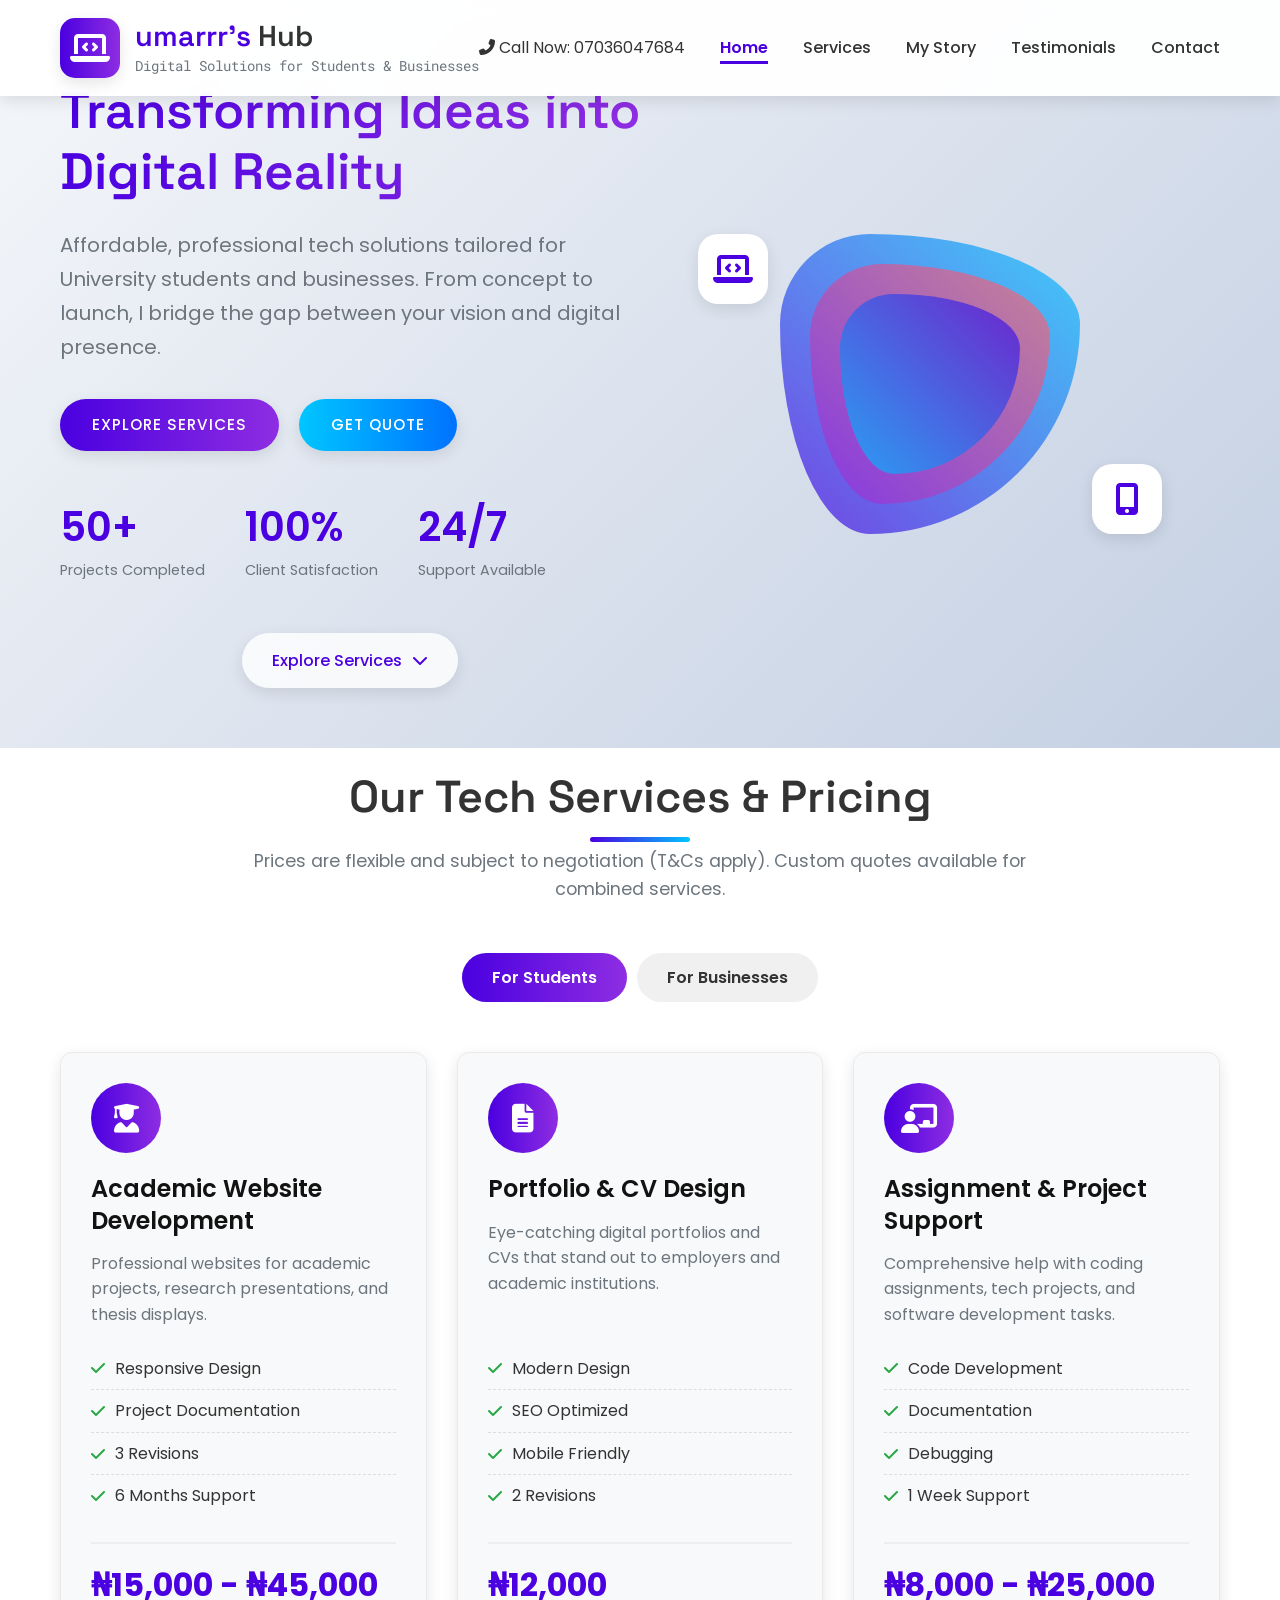
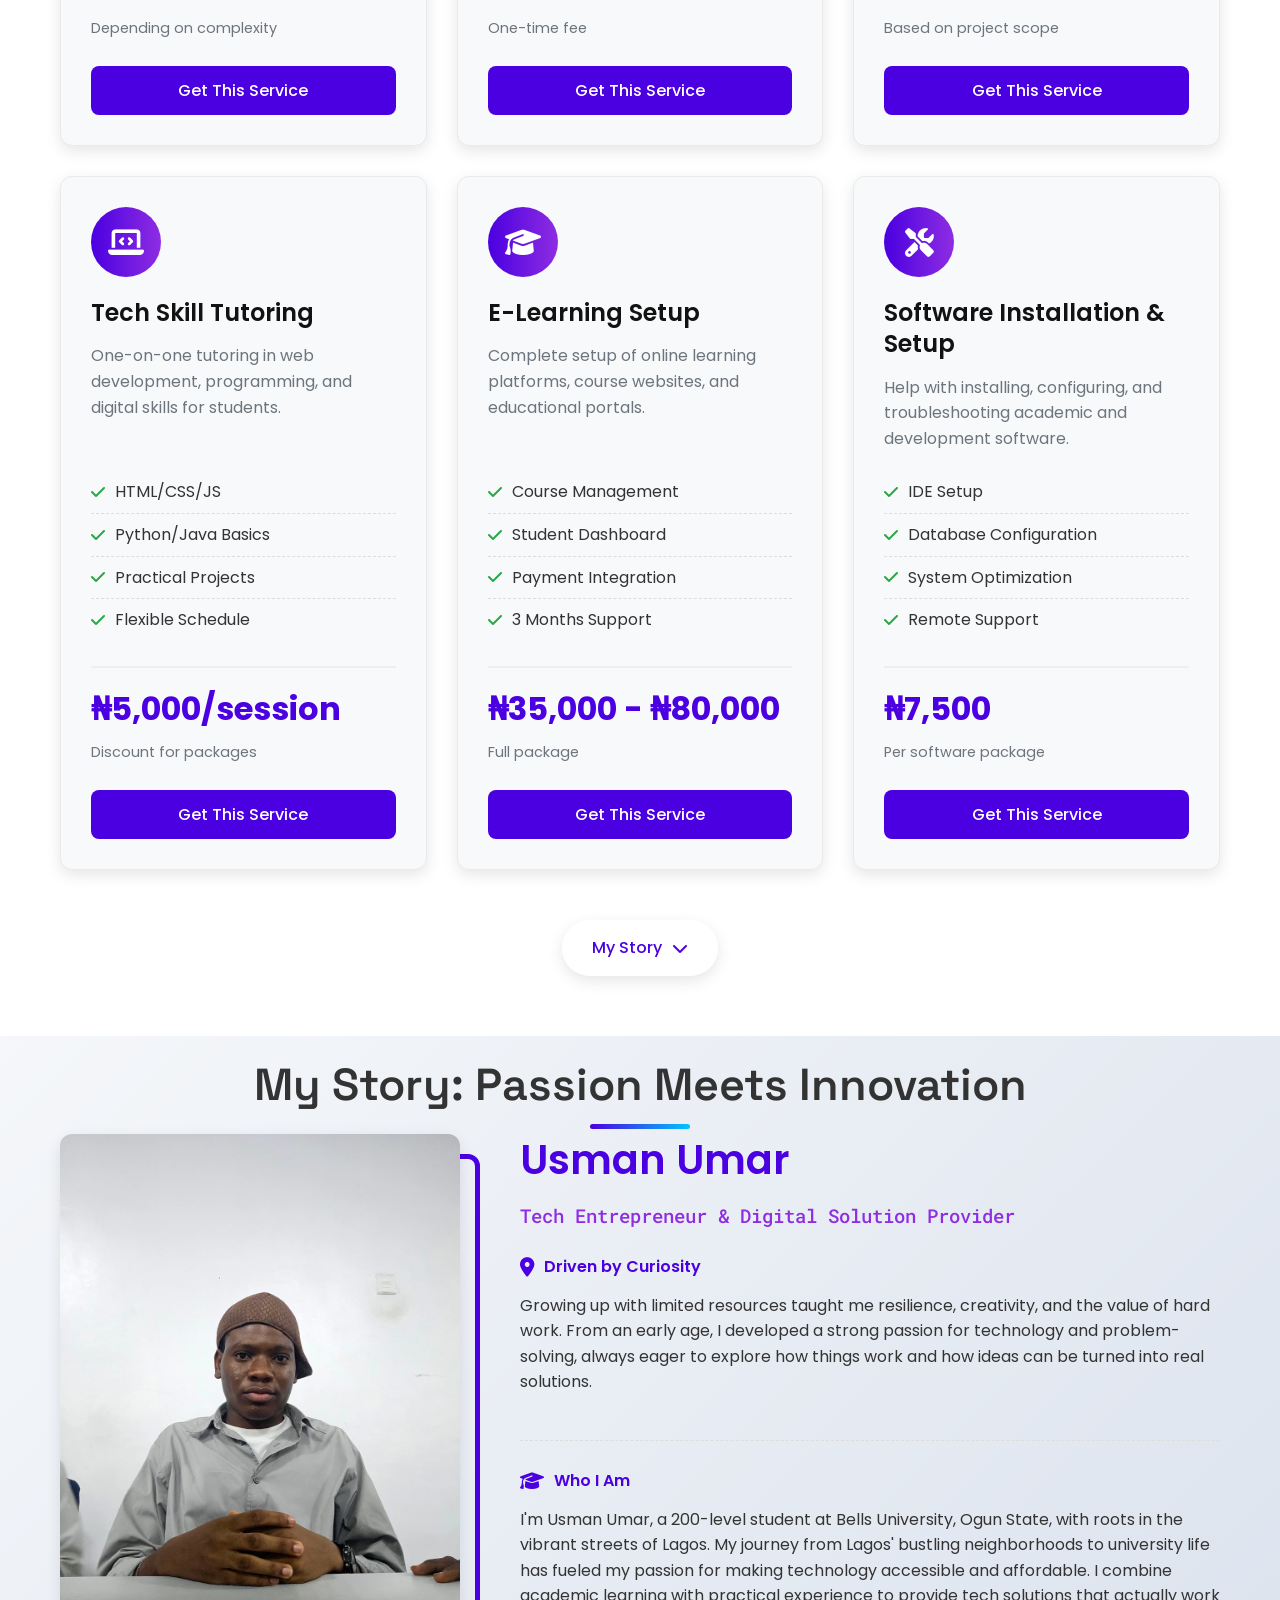
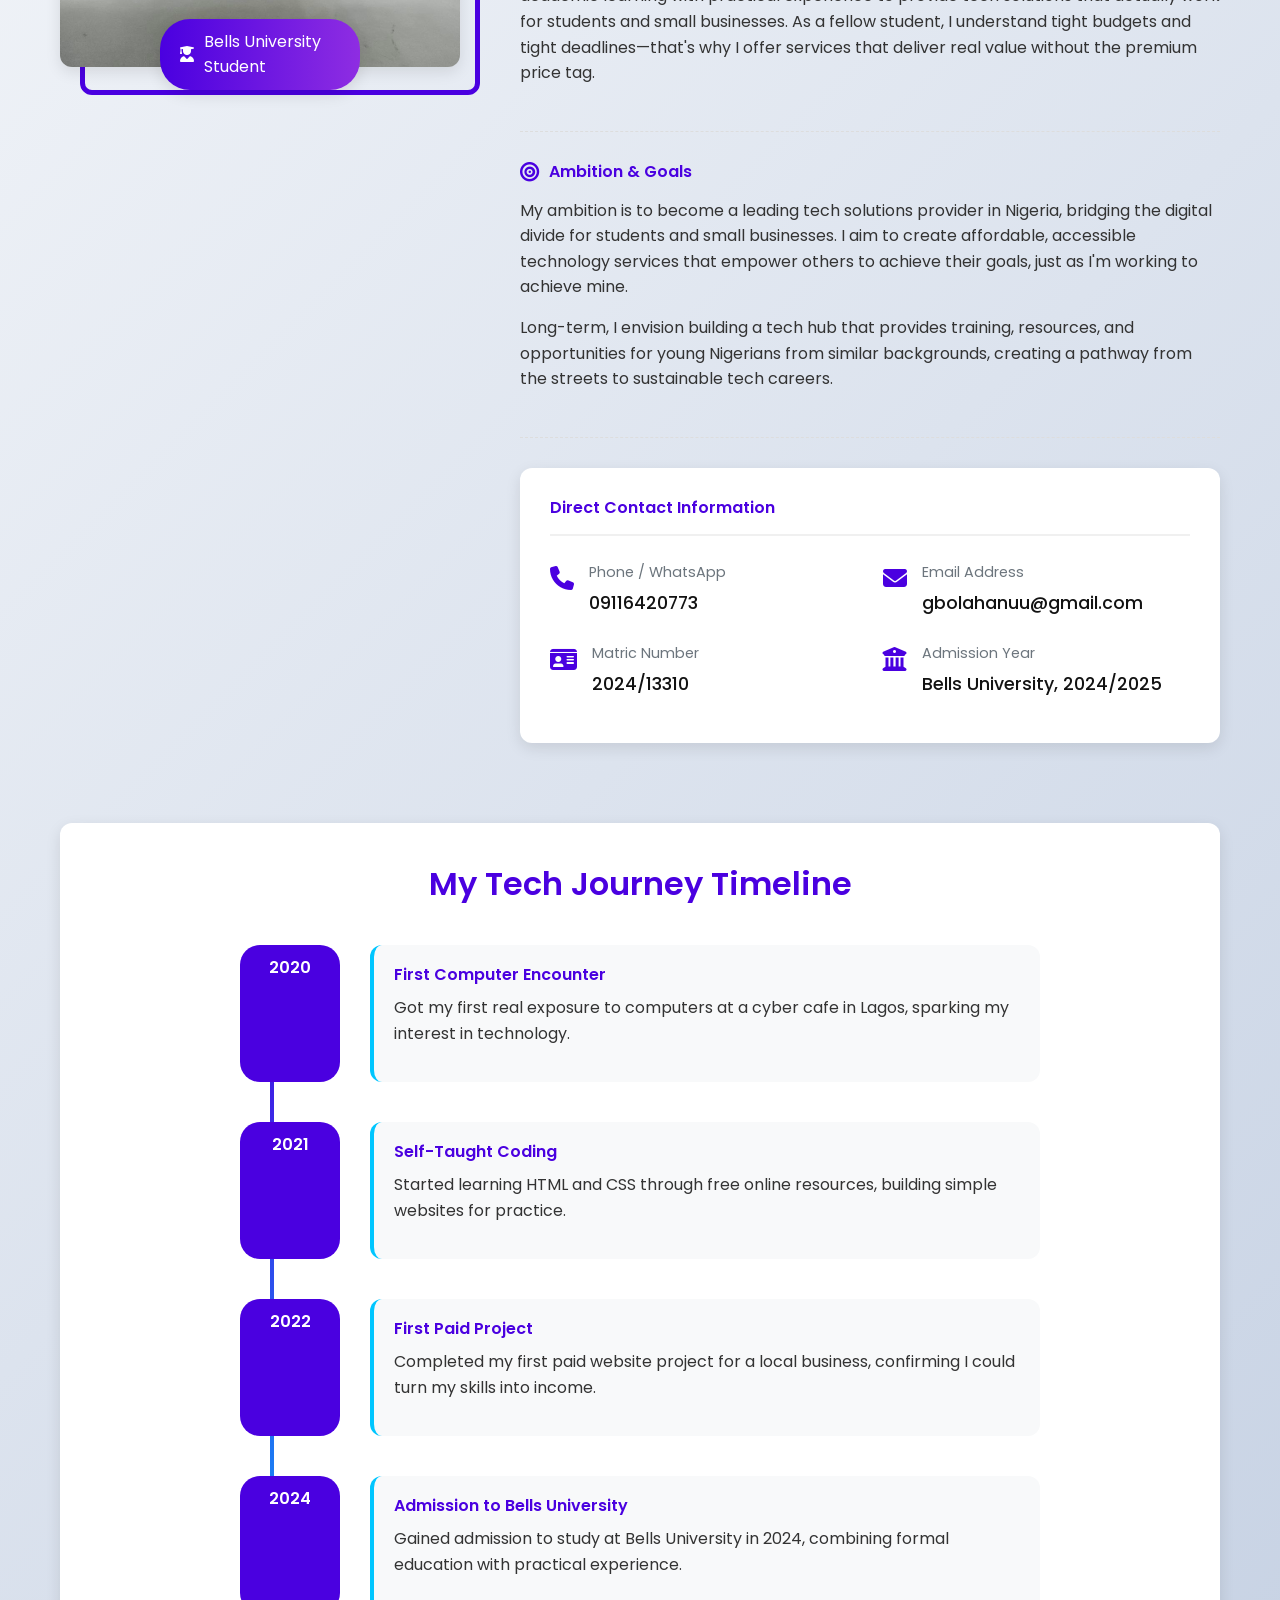
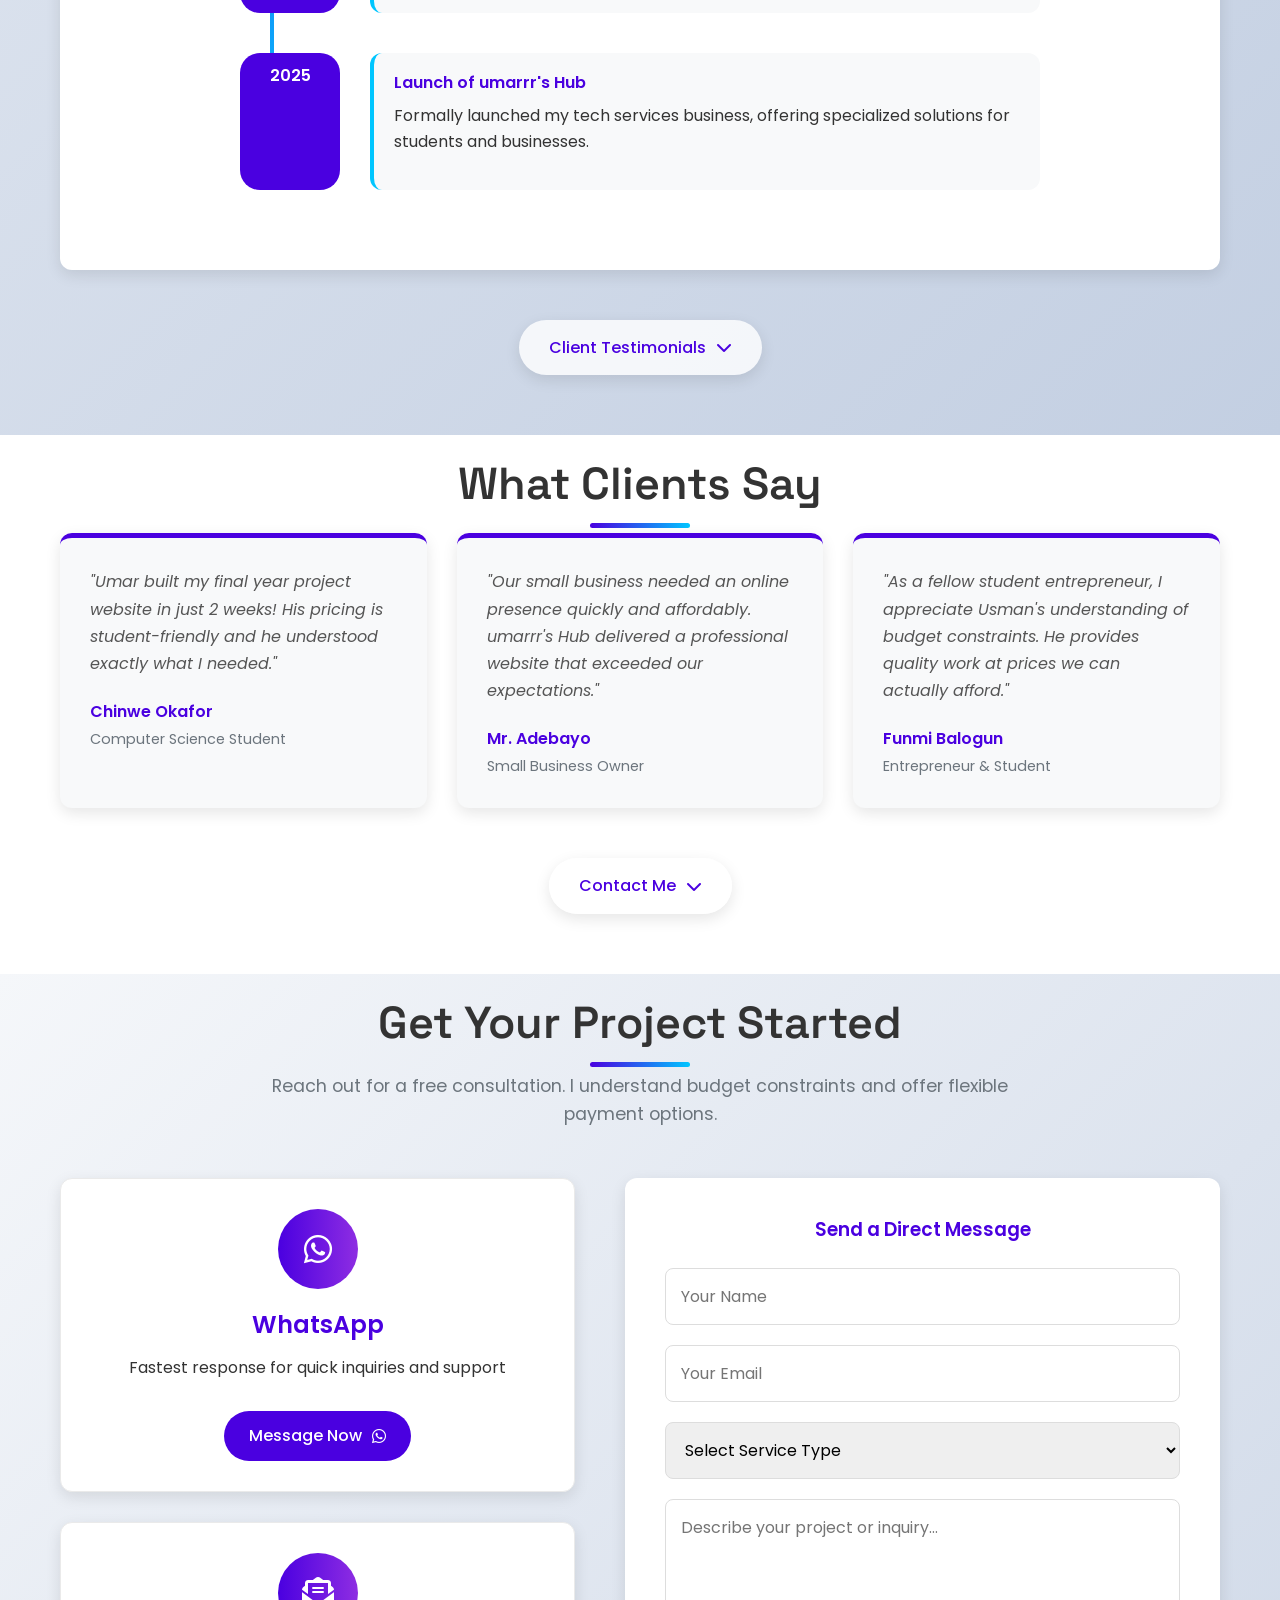
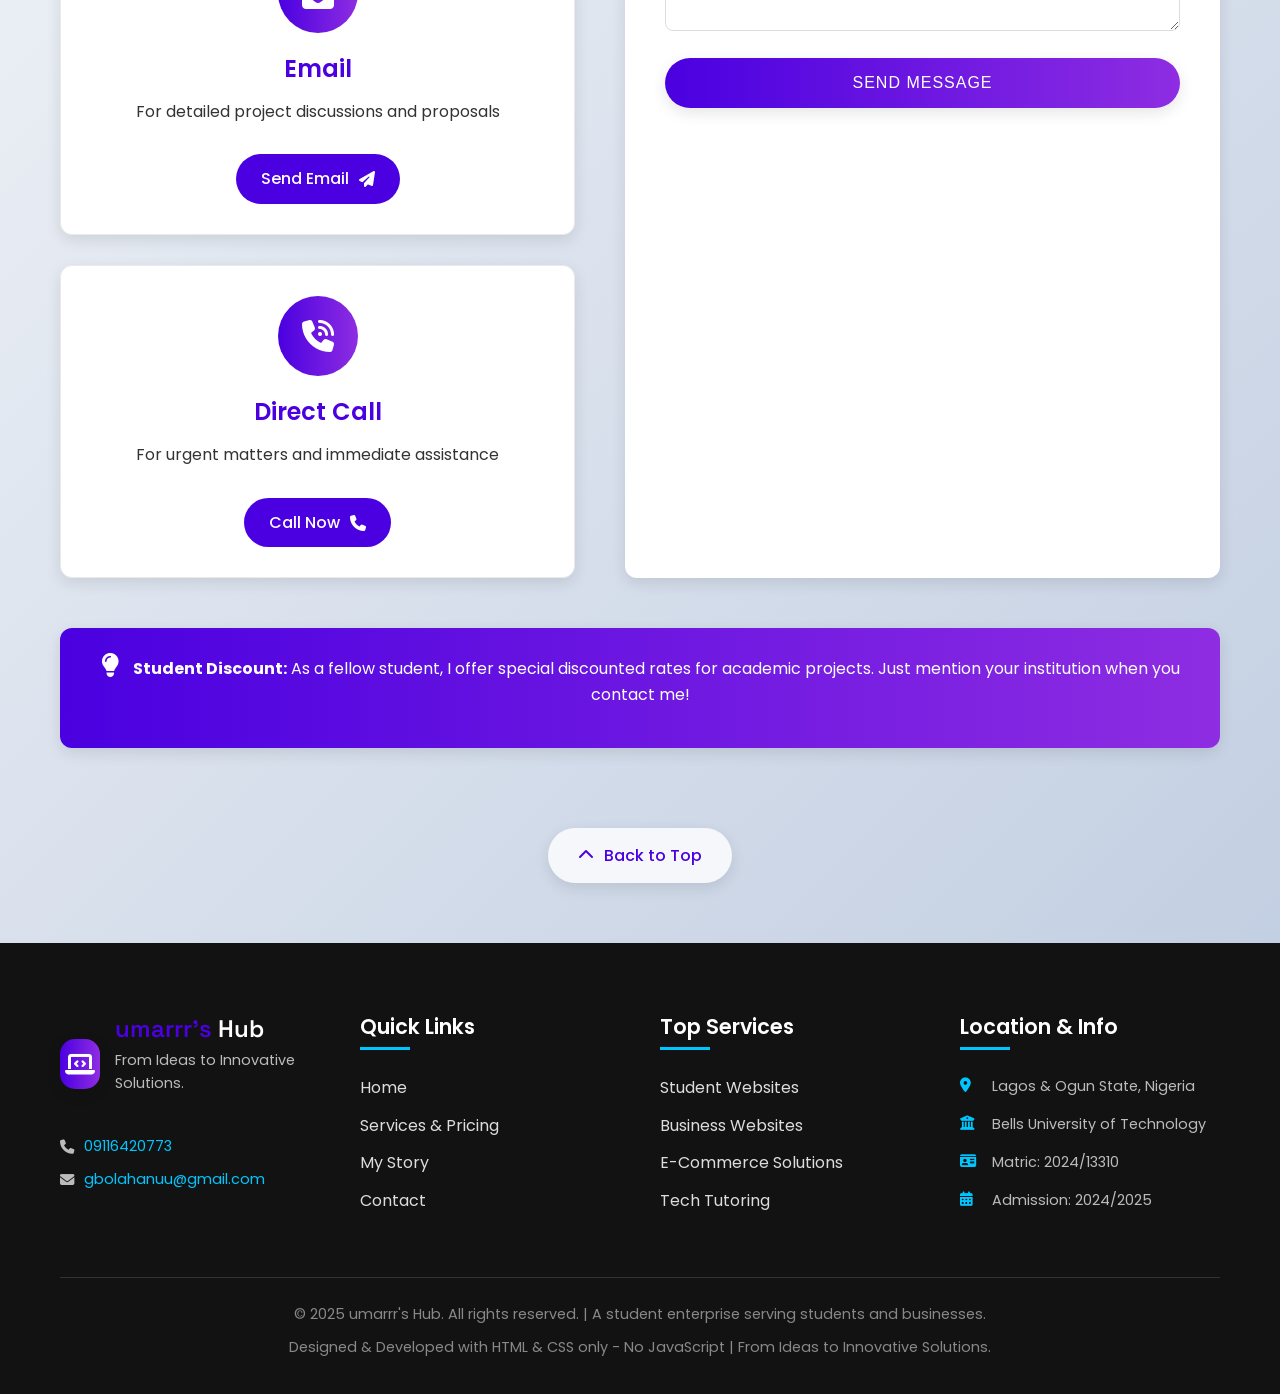
<file: index.html>
<!DOCTYPE html>
<html lang="en">
<head>
    <meta charset="UTF-8">
    <meta name="viewport" content="width=device-width, initial-scale=1.0">
    <title>umarrr's Hub - Tech Services for Students & Businesses</title>
    <link rel="stylesheet" href="style.css">
    <link rel="stylesheet" href="https://cdnjs.cloudflare.com/ajax/libs/font-awesome/6.4.0/css/all.min.css">
    <link href="https://fonts.googleapis.com/css2?family=Poppins:wght@300;400;500;600;700&family=Roboto+Mono:wght@400;500&family=Space+Grotesk:wght@400;500;600&display=swap" rel="stylesheet">
    <style>
        html {
            scroll-behavior: smooth;
            scroll-padding-top: 100px;
        }
        
        @keyframes bounce {
            0%, 20%, 50%, 80%, 100% {
                transform: translateY(0);
            }
            40% {
                transform: translateY(-10px);
            }
            60% {
                transform: translateY(-5px);
            }
        }
        
        .scroll-btn {
            animation: bounce 2s infinite;
        }
        
        .nav-menu a.active {
            color: var(--primary-color);
            font-weight: 600;
        }
        
        .nav-menu a.active::after {
            width: 100%;
        }
    </style>
</head>
<body>
    <!-- Header & Navigation -->
    <header>
        <div class="container">
            <div class="logo">
                <!-- Logo image and text -->
                <div class="logo-container">
                    <div class="logo-img">
                        <i class="fas fa-laptop-code"></i>
                    </div>
                    <div class="logo-text">
                        <h1><span class="highlight">umarrr's</span> Hub</h1>
                        <p class="tagline">Digital Solutions for Students & Businesses</p>
                    </div>
                </div>
            </div>             
            <div class="contact-banner">
    <i class="fas fa-phone-alt"></i>
    <span>Call Now: <a href="tel:07036047684">07036047684</a></span>
</div> 
            <nav>
                <ul class="nav-menu">
                    <li><a href="#home" class="active">Home</a></li>
                    <li><a href="#services">Services</a></li>
                    <li><a href="#about">My Story</a></li>
                    <li><a href="#testimonials">Testimonials</a></li>
                    <li><a href="#contact">Contact</a></li>
                </ul>
                <div class="hamburger">
                    <span></span>
                    <span></span>
                    <span></span>
                </div>
            </nav>
        </div>
    </header>
     <!-- Hero Section -->
    <section id="home" class="hero">
        <div class="container">
            <div class="hero-content">
                <h2>Transforming Ideas into Digital Reality</h2>
                <p>Affordable, professional tech solutions tailored for University students and businesses. From concept to launch, I bridge the gap between your vision and digital presence.</p>
                <div class="hero-btns">
                    <a href="#services" class="btn">Explore Services</a>
                    <a href="#contact" class="btn btn-secondary">Get Quote</a>
                </div>
                <div class="hero-stats">
                    <div class="stat">
                        <h3>50+</h3>
                        <p>Projects Completed</p>
                    </div>
                    <div class="stat">
                        <h3>100%</h3>
                        <p>Client Satisfaction</p>
                    </div>
                    <div class="stat">
                        <h3>24/7</h3>
                        <p>Support Available</p>
                    </div>
                </div>
                 <!-- Scroll down button -->
                <div class="scroll-down">
                    <a href="#services" class="scroll-btn">
                        <span>Explore Services</span>
                        <i class="fas fa-chevron-down"></i>
                    </a>
                </div>
            </div>
            <div class="hero-image">
                <div class="digital-shape"></div>
                <div class="digital-shape"></div>
                <div class="digital-shape"></div>
                <div class="floating-element">
                    <i class="fas fa-laptop-code"></i>
                </div>
                <div class="floating-element">
                    <i class="fas fa-mobile-alt"></i>
                </div>
            </div>
        </div>
    </section>
    <section id="services" class="services">
        <div class="container">
            <h2 class="section-title">Our Tech Services & Pricing</h2>
            <p class="section-subtitle">Prices are flexible and subject to negotiation (T&Cs apply). Custom quotes available for combined services.</p>
            
            <div class="services-tabs">
                <a href="#students-tab" class="tab-btn active">For Students</a>
                <a href="#businesses-tab" class="tab-btn">For Businesses</a>
            </div>
            
            <!-- Services for Students -->
            <div class="services-grid active" id="students-tab">
                <div class="service-card">
                    <div class="service-icon">
                        <i class="fas fa-user-graduate"></i>
                    </div>
                    <h3>Academic Website Development</h3>
                    <p>Professional websites for academic projects, research presentations, and thesis displays.</p>
                    <ul class="service-features">
                        <li><i class="fas fa-check"></i> Responsive Design</li>
                        <li><i class="fas fa-check"></i> Project Documentation</li>
                        <li><i class="fas fa-check"></i> 3 Revisions</li>
                        <li><i class="fas fa-check"></i> 6 Months Support</li>
                    </ul>
                    <div class="service-price">
                        <span class="price">₦15,000 - ₦45,000</span>
                        <span class="price-note">Depending on complexity</span>
                    </div>
                    <a href="#contact" class="service-btn">Get This Service</a>
                </div>
                
                <div class="service-card">
                    <div class="service-icon">
                        <i class="fas fa-file-alt"></i>
                    </div>
                    <h3>Portfolio & CV Design</h3>
                    <p>Eye-catching digital portfolios and CVs that stand out to employers and academic institutions.</p>
                    <ul class="service-features">
                        <li><i class="fas fa-check"></i> Modern Design</li>
                        <li><i class="fas fa-check"></i> SEO Optimized</li>
                        <li><i class="fas fa-check"></i> Mobile Friendly</li>
                        <li><i class="fas fa-check"></i> 2 Revisions</li>
                    </ul>
                    <div class="service-price">
                        <span class="price">₦12,000</span>
                        <span class="price-note">One-time fee</span>
                    </div>
                    <a href="#contact" class="service-btn">Get This Service</a>
                </div>
                
                <div class="service-card">
                    <div class="service-icon">
                        <i class="fas fa-chalkboard-teacher"></i>
                    </div>
                    <h3>Assignment & Project Support</h3>
                    <p>Comprehensive help with coding assignments, tech projects, and software development tasks.</p>
                    <ul class="service-features">
                        <li><i class="fas fa-check"></i> Code Development</li>
                        <li><i class="fas fa-check"></i> Documentation</li>
                        <li><i class="fas fa-check"></i> Debugging</li>
                        <li><i class="fas fa-check"></i> 1 Week Support</li>
                    </ul>
                    <div class="service-price">
                        <span class="price">₦8,000 - ₦25,000</span>
                        <span class="price-note">Based on project scope</span>
                    </div>
                    <a href="#contact" class="service-btn">Get This Service</a>
                </div>
                
                <div class="service-card">
                    <div class="service-icon">
                        <i class="fas fa-laptop-code"></i>
                    </div>
                    <h3>Tech Skill Tutoring</h3>
                    <p>One-on-one tutoring in web development, programming, and digital skills for students.</p>
                    <ul class="service-features">
                        <li><i class="fas fa-check"></i> HTML/CSS/JS</li>
                        <li><i class="fas fa-check"></i> Python/Java Basics</li>
                        <li><i class="fas fa-check"></i> Practical Projects</li>
                        <li><i class="fas fa-check"></i> Flexible Schedule</li>
                    </ul>
                    <div class="service-price">
                        <span class="price">₦5,000/session</span>
                        <span class="price-note">Discount for packages</span>
                    </div>
                    <a href="#contact" class="service-btn">Get This Service</a>
                </div>
                
                <div class="service-card">
                    <div class="service-icon">
                        <i class="fas fa-graduation-cap"></i>
                    </div>
                    <h3>E-Learning Setup</h3>
                    <p>Complete setup of online learning platforms, course websites, and educational portals.</p>
                    <ul class="service-features">
                        <li><i class="fas fa-check"></i> Course Management</li>
                        <li><i class="fas fa-check"></i> Student Dashboard</li>
                        <li><i class="fas fa-check"></i> Payment Integration</li>
                        <li><i class="fas fa-check"></i> 3 Months Support</li>
                    </ul>
                    <div class="service-price">
                        <span class="price">₦35,000 - ₦80,000</span>
                        <span class="price-note">Full package</span>
                    </div>
                    <a href="#contact" class="service-btn">Get This Service</a>
                </div>
                
                <div class="service-card">
                    <div class="service-icon">
                        <i class="fas fa-tools"></i>
                    </div>
                    <h3>Software Installation & Setup</h3>
                    <p>Help with installing, configuring, and troubleshooting academic and development software.</p>
                    <ul class="service-features">
                        <li><i class="fas fa-check"></i> IDE Setup</li>
                        <li><i class="fas fa-check"></i> Database Configuration</li>
                        <li><i class="fas fa-check"></i> System Optimization</li>
                        <li><i class="fas fa-check"></i> Remote Support</li>
                    </ul>
                    <div class="service-price">
                        <span class="price">₦7,500</span>
                        <span class="price-note">Per software package</span>
                    </div>
                    <a href="#contact" class="service-btn">Get This Service</a>
                </div>
            </div>
            
            <!-- Services for Businesses -->
            <div class="services-grid" id="businesses-tab">
                <div class="service-card">
                    <div class="service-icon">
                        <i class="fas fa-briefcase"></i>
                    </div>
                    <h3>Business Website Development</h3>
                    <p>Professional, responsive websites designed to convert visitors into customers.</p>
                    <ul class="service-features">
                        <li><i class="fas fa-check"></i> 5-10 Pages</li>
                        <li><i class="fas fa-check"></i> Mobile Optimized</li>
                        <li><i class="fas fa-check"></i> SEO Ready</li>
                        <li><i class="fas fa-check"></i> 1 Year Support</li>
                    </ul>
                    <div class="service-price">
                        <span class="price">₦60,000 - ₦150,000</span>
                        <span class="price-note">Based on features</span>
                    </div>
                    <a href="#contact" class="service-btn">Get This Service</a>
                </div>
                
                <div class="service-card">
                    <div class="service-icon">
                        <i class="fas fa-shopping-cart"></i>
                    </div>
                    <h3>E-Commerce Solutions</h3>
                    <p>Full-featured online stores with product management, cart, and secure payment integration.</p>
                    <ul class="service-features">
                        <li><i class="fas fa-check"></i> Product Catalog</li>
                        <li><i class="fas fa-check"></i> Payment Gateway</li>
                        <li><i class="fas fa-check"></i> Order Management</li>
                        <li><i class="fas fa-check"></i> 6 Months Support</li>
                    </ul>
                    <div class="service-price">
                        <span class="price">₦120,000 - ₦300,000</span>
                        <span class="price-note">Complete package</span>
                    </div>
                    <a href="#contact" class="service-btn">Get This Service</a>
                </div>
                
                <div class="service-card">
                    <div class="service-icon">
                        <i class="fas fa-bullhorn"></i>
                    </div>
                    <h3>Digital Marketing Setup</h3>
                    <p>Complete setup of digital marketing tools, social media integration, and analytics.</p>
                    <ul class="service-features">
                        <li><i class="fas fa-check"></i> Social Media Integration</li>
                        <li><i class="fas fa-check"></i> Google Analytics</li>
                        <li><i class="fas fa-check"></i> Email Marketing</li>
                        <li><i class="fas fa-check"></i> 3 Months Support</li>
                    </ul>
                    <div class="service-price">
                        <span class="price">₦45,000</span>
                        <span class="price-note">Setup + Training</span>
                    </div>
                    <a href="#contact" class="service-btn">Get This Service</a>
                </div>
                
                <div class="service-card">
                    <div class="service-icon">
                        <i class="fas fa-robot"></i>
                    </div>
                    <h3>Business Process Automation</h3>
                    <p>Custom solutions to automate repetitive tasks and streamline business operations.</p>
                    <ul class="service-features">
                        <li><i class="fas fa-check"></i> Workflow Automation</li>
                        <li><i class="fas fa-check"></i> Data Management</li>
                        <li><i class="fas fa-check"></i> Report Generation</li>
                        <li><i class="fas fa-check"></i> 6 Months Support</li>
                    </ul>
                    <div class="service-price">
                        <span class="price">₦85,000 - ₦200,000</span>
                        <span class="price-note">Based on complexity</span>
                    </div>
                    <a href="#contact" class="service-btn">Get This Service</a>
                </div>
                
                <div class="service-card">
                    <div class="service-icon">
                        <i class="fas fa-cloud"></i>
                    </div>
                    <h3>Cloud Services Integration</h3>
                    <p>Migration to cloud platforms, setup of cloud storage, and backup solutions.</p>
                    <ul class="service-features">
                        <li><i class="fas fa-check"></i> Cloud Migration</li>
                        <li><i class="fas fa-check"></i> Backup Solutions</li>
                        <li><i class="fas fa-check"></i> Team Collaboration</li>
                        <li><i class="fas fa-check"></i> 3 Months Support</li>
                    </ul>
                    <div class="service-price">
                        <span class="price">₦55,000 - ₦120,000</span>
                        <span class="price-note">Based on data size</span>
                    </div>
                    <a href="#contact" class="service-btn">Get This Service</a>
                </div>
                
                <div class="service-card">
                    <div class="service-icon">
                        <i class="fas fa-headset"></i>
                    </div>
                    <h3>Ongoing Tech Support</h3>
                    <p>Monthly tech support packages for businesses needing consistent IT assistance.</p>
                    <ul class="service-features">
                        <li><i class="fas fa-check"></i> 24/7 Support</li>
                        <li><i class="fas fa-check"></i> Website Maintenance</li>
                        <li><i class="fas fa-check"></i> Security Updates</li>
                        <li><i class="fas fa-check"></i> Performance Monitoring</li>
                    </ul>
                    <div class="service-price">
                        <span class="price">₦25,000/month</span>
                        <span class="price-note">Retainer package</span>
                    </div>
                    <a href="#contact" class="service-btn">Get This Service</a>
                </div>
            </div>
            
            <!-- Scroll to next section button -->
            <div class="scroll-next">
                <a href="#about" class="scroll-btn">
                    <span>My Story</span>
                    <i class="fas fa-chevron-down"></i>
                </a>
            </div>
        </div>
    </section>

    <!-- About Me Section -->
    <section id="about" class="about">
        <div class="container">
            <h2 class="section-title">My Story: Passion Meets Innovation</h2>
            <div class="about-content">
                <div class="bio-image">
                    <img src="umar.jpg" alt="Usman Umar">
                    <div class="image-frame"></div>
                    <div class="bio-badge">
                        <i class="fas fa-user-graduate"></i>
                        <span>Bells University Student</span>
                    </div>
                </div>
                <div class="bio-text">
                    <h3>Usman Umar</h3>
                    <p class="subtitle">Tech Entrepreneur & Digital Solution Provider</p>
                    
                    <div class="bio-section">
                        <h4><i class="fas fa-map-marker-alt"></i> Driven by Curiosity</h4>
                        <p>Growing up with limited resources taught me resilience, creativity, and the value of hard work. From an early age, I developed a strong passion for technology and problem-solving, always eager to explore how things work and how ideas can be turned into real solutions.</p>
                    </div>
                    
                    <div class="bio-section">
                        <h4><i class="fas fa-graduation-cap"></i>Who I Am</h4>
                        <p>I'm Usman Umar, a 200-level student at Bells University, Ogun State, with roots in the vibrant streets of Lagos. My journey from Lagos' bustling neighborhoods to university life has fueled my passion for making technology accessible and affordable. I combine academic learning with practical experience to provide tech solutions that actually work for students and small businesses. As a fellow student, I understand tight budgets and tight deadlines—that's why I offer services that deliver real value without the premium price tag.</p>
                    </div>
                    
                    <div class="bio-section">
                        <h4><i class="fas fa-bullseye"></i> Ambition & Goals</h4>
                        <p>My ambition is to become a leading tech solutions provider in Nigeria, bridging the digital divide for students and small businesses. I aim to create affordable, accessible technology services that empower others to achieve their goals, just as I'm working to achieve mine.</p>
                        <p>Long-term, I envision building a tech hub that provides training, resources, and opportunities for young Nigerians from similar backgrounds, creating a pathway from the streets to sustainable tech careers.</p>
                    </div>
                    
                    <div class="contact-info">
                        <h4>Direct Contact Information</h4>
                        <div class="contact-grid">
                            <div class="contact-item">
                                <i class="fas fa-phone"></i>
                                <div>
                                    <p class="label">Phone / WhatsApp</p>
                                    <a href="tel:09116420773" class="value clickable">09116420773</a>
                                </div>
                            </div>
                            <div class="contact-item">
                                <i class="fas fa-envelope"></i>
                                <div>
                                    <p class="label">Email Address</p>
                                    <a href="mailto:gbolahanuu@gmail.com" class="value clickable">gbolahanuu@gmail.com</a>
                                </div>
                            </div>
                            <div class="contact-item">
                                <i class="fas fa-id-card"></i>
                                <div>
                                    <p class="label">Matric Number</p>
                                    <p class="value">2024/13310</p>
                                </div>
                            </div>
                            <div class="contact-item">
                                <i class="fas fa-university"></i>
                                <div>
                                    <p class="label">Admission Year</p>
                                    <p class="value">Bells University, 2024/2025</p>
                                </div>
                            </div>
                        </div>
                    </div>
                </div>
            </div>
            
            <div class="journey-timeline">
                <h3>My Tech Journey Timeline</h3>
                <div class="timeline">
                    <div class="timeline-item">
                        <div class="timeline-date">2020</div>
                        <div class="timeline-content">
                            <h4>First Computer Encounter</h4>
                            <p>Got my first real exposure to computers at a cyber cafe in Lagos, sparking my interest in technology.</p>
                        </div>
                    </div>
                    <div class="timeline-item">
                        <div class="timeline-date">2021</div>
                        <div class="timeline-content">
                            <h4>Self-Taught Coding</h4>
                            <p>Started learning HTML and CSS through free online resources, building simple websites for practice.</p>
                        </div>
                    </div>
                    <div class="timeline-item">
                        <div class="timeline-date">2022</div>
                        <div class="timeline-content">
                            <h4>First Paid Project</h4>
                            <p>Completed my first paid website project for a local business, confirming I could turn my skills into income.</p>
                        </div>
                    </div>
                    <div class="timeline-item">
                        <div class="timeline-date">2024</div>
                        <div class="timeline-content">
                            <h4>Admission to Bells University</h4>
                            <p>Gained admission to study at Bells University in 2024, combining formal education with practical experience.</p>
                        </div>
                    </div>
                    <div class="timeline-item">
                        <div class="timeline-date">2025</div>
                        <div class="timeline-content">
                            <h4>Launch of umarrr's Hub</h4>
                            <p>Formally launched my tech services business, offering specialized solutions for students and businesses.</p>
                        </div>
                    </div>
                </div>
            </div>
            
            <!-- Scroll to next section button -->
            <div class="scroll-next">
                <a href="#testimonials" class="scroll-btn">
                    <span>Client Testimonials</span>
                    <i class="fas fa-chevron-down"></i>
                </a>
            </div>
        </div>
    </section>

    <!-- Testimonials Section -->
    <section id="testimonials" class="testimonials">
        <div class="container">
            <h2 class="section-title">What Clients Say</h2>
            <div class="testimonials-grid">
                <div class="testimonial-card">
                    <div class="testimonial-content">
                        <p>"Umar built my final year project website in just 2 weeks! His pricing is student-friendly and he understood exactly what I needed."</p>
                    </div>
                    <div class="testimonial-author">
                        <h4>Chinwe Okafor</h4>
                        <p>Computer Science Student</p>
                    </div>
                </div>
                
                <div class="testimonial-card">
                    <div class="testimonial-content">
                        <p>"Our small business needed an online presence quickly and affordably. umarrr's Hub delivered a professional website that exceeded our expectations."</p>
                    </div>
                    <div class="testimonial-author">
                        <h4>Mr. Adebayo</h4>
                        <p>Small Business Owner</p>
                    </div>
                </div>
                
                <div class="testimonial-card">
                    <div class="testimonial-content">
                        <p>"As a fellow student entrepreneur, I appreciate Usman's understanding of budget constraints. He provides quality work at prices we can actually afford."</p>
                    </div>
                    <div class="testimonial-author">
                        <h4>Funmi Balogun</h4>
                        <p>Entrepreneur & Student</p>
                    </div>
                </div>
            </div>
            
            <div class="scroll-next">
                <a href="#contact" class="scroll-btn">
                    <span>Contact Me</span>
                    <i class="fas fa-chevron-down"></i>
                </a>
            </div>
        </div>
    </section>

    <!-- Contact Section -->
    <section id="contact" class="contact">
        <div class="container">
            <h2 class="section-title">Get Your Project Started</h2>
            <p class="section-subtitle">Reach out for a free consultation. I understand budget constraints and offer flexible payment options.</p>
            
            <div class="contact-content">
                <div class="contact-methods">
                    <div class="method">
                        <div class="method-icon">
                            <i class="fab fa-whatsapp"></i>
                        </div>
                        <h4>WhatsApp</h4>
                        <p>Fastest response for quick inquiries and support</p>
                        <a href="https://wa.me/2349116420773" class="contact-btn">Message Now <i class="fab fa-whatsapp"></i></a>
                    </div>
                    
                    <div class="method">
                        <div class="method-icon">
                            <i class="fas fa-envelope-open-text"></i>
                        </div>
                        <h4>Email</h4>
                        <p>For detailed project discussions and proposals</p>
                        <a href="mailto:gbolahanuu@gmail.com" class="contact-btn">Send Email <i class="fas fa-paper-plane"></i></a>
                    </div>
                    
                    <div class="method">
                        <div class="method-icon">
                            <i class="fas fa-phone-volume"></i>
                        </div>
                        <h4>Direct Call</h4>
                        <p>For urgent matters and immediate assistance</p>
                        <a href="tel:09116420773" class="contact-btn">Call Now <i class="fas fa-phone"></i></a>
                    </div>
                </div>
                
            <div class="contact-form">
    <h3>Send a Direct Message</h3>
    <form action="https://formspree.io/f/xjggeypa" method="POST">
        <div class="form-group">
            <input type="text" name="name" placeholder="Your Name" required>
        </div>
        <div class="form-group">
            <input type="email" name="email" placeholder="Your Email" required>
        </div>
        <div class="form-group">
            <select name="service-type" required>
                <option value="" disabled selected>Select Service Type</option>
                <option value="student">Student Services</option>
                <option value="business">Business Services</option>
                <option value="other">Other Inquiry</option>
            </select>
        </div>
        <div class="form-group">
            <textarea name="message" placeholder="Describe your project or inquiry..." rows="4" required></textarea>
        </div>
        <button type="submit" class="btn">Send Message</button>
    </form>
</div>
            </div>
            
            <div class="contact-note">
                <p><i class="fas fa-lightbulb"></i> <strong>Student Discount:</strong> As a fellow student, I offer special discounted rates for academic projects. Just mention your institution when you contact me!</p>
            </div>
            
            <div class="scroll-top">
                <a href="#home" class="scroll-btn">
                    <i class="fas fa-chevron-up"></i>
                    <span>Back to Top</span>
                </a>
            </div>
        </div>
    </section>

    <!-- Footer -->
    <footer>
        <div class="container">
            <div class="footer-content">
                <div class="footer-logo">
                    <div class="logo-container">
                        <div class="logo-img">
                            <i class="fas fa-laptop-code"></i>
                        </div>
                        <div class="logo-text">
                            <h3><span class="highlight">umarrr's</span> Hub</h3>
                            <p>From Ideas to Innovative Solutions.</p>
                        </div>
                    </div>
                    <div class="footer-social">
                        <p><i class="fas fa-phone"></i> <a href="tel:09116420773">09116420773</a></p>
                        <p><i class="fas fa-envelope"></i> <a href="mailto:gbolahanuu@gmail.com">gbolahanuu@gmail.com</a></p>
                    </div>
                </div>
                
                <div class="footer-links">
                    <h4>Quick Links</h4>
                    <ul>
                        <li><a href="#home">Home</a></li>
                        <li><a href="#services">Services & Pricing</a></li>
                        <li><a href="#about">My Story</a></li>
                        <li><a href="#contact">Contact</a></li>
                    </ul>
                </div>
                
                <div class="footer-services">
                    <h4>Top Services</h4>
                    <ul>
                        <li><a href="#services">Student Websites</a></li>
                        <li><a href="#services">Business Websites</a></li>
                        <li><a href="#services">E-Commerce Solutions</a></li>
                        <li><a href="#services">Tech Tutoring</a></li>
                    </ul>
                </div>
                
                <div class="footer-contact">
                    <h4>Location & Info</h4>
                    <p><i class="fas fa-map-marker-alt"></i> Lagos & Ogun State, Nigeria</p>
                    <p><i class="fas fa-university"></i> Bells University of Technology</p>
                    <p><i class="fas fa-id-card"></i> Matric: 2024/13310</p>
                    <p><i class="fas fa-calendar-alt"></i> Admission: 2024/2025</p>
                </div>
            </div>
            
            <div class="footer-bottom">
                <p>&copy; 2025 umarrr's Hub. All rights reserved. | A student enterprise serving students and businesses.</p>
                <p>Designed & Developed with HTML & CSS only - No JavaScript | From Ideas to Innovative Solutions.</p>
            </div>
        </div>
    </footer>
</body>
</html>
</file>
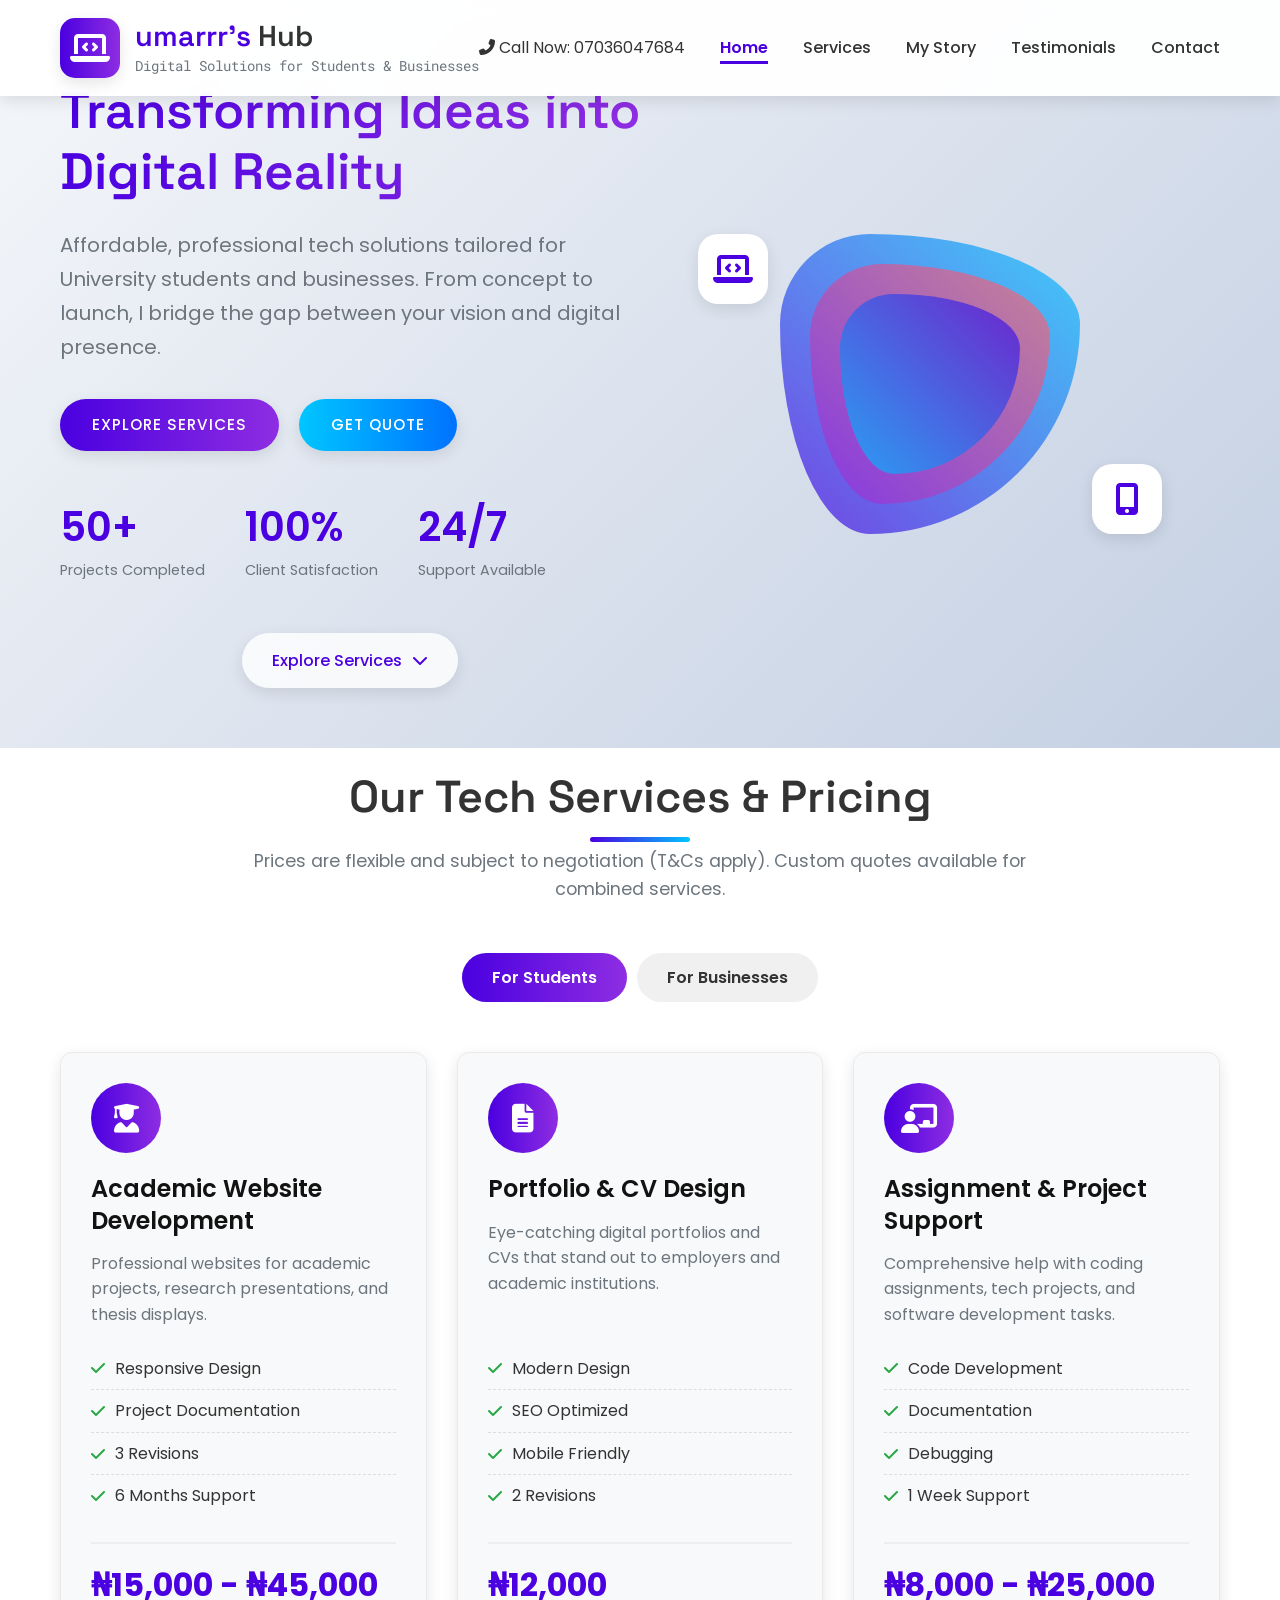
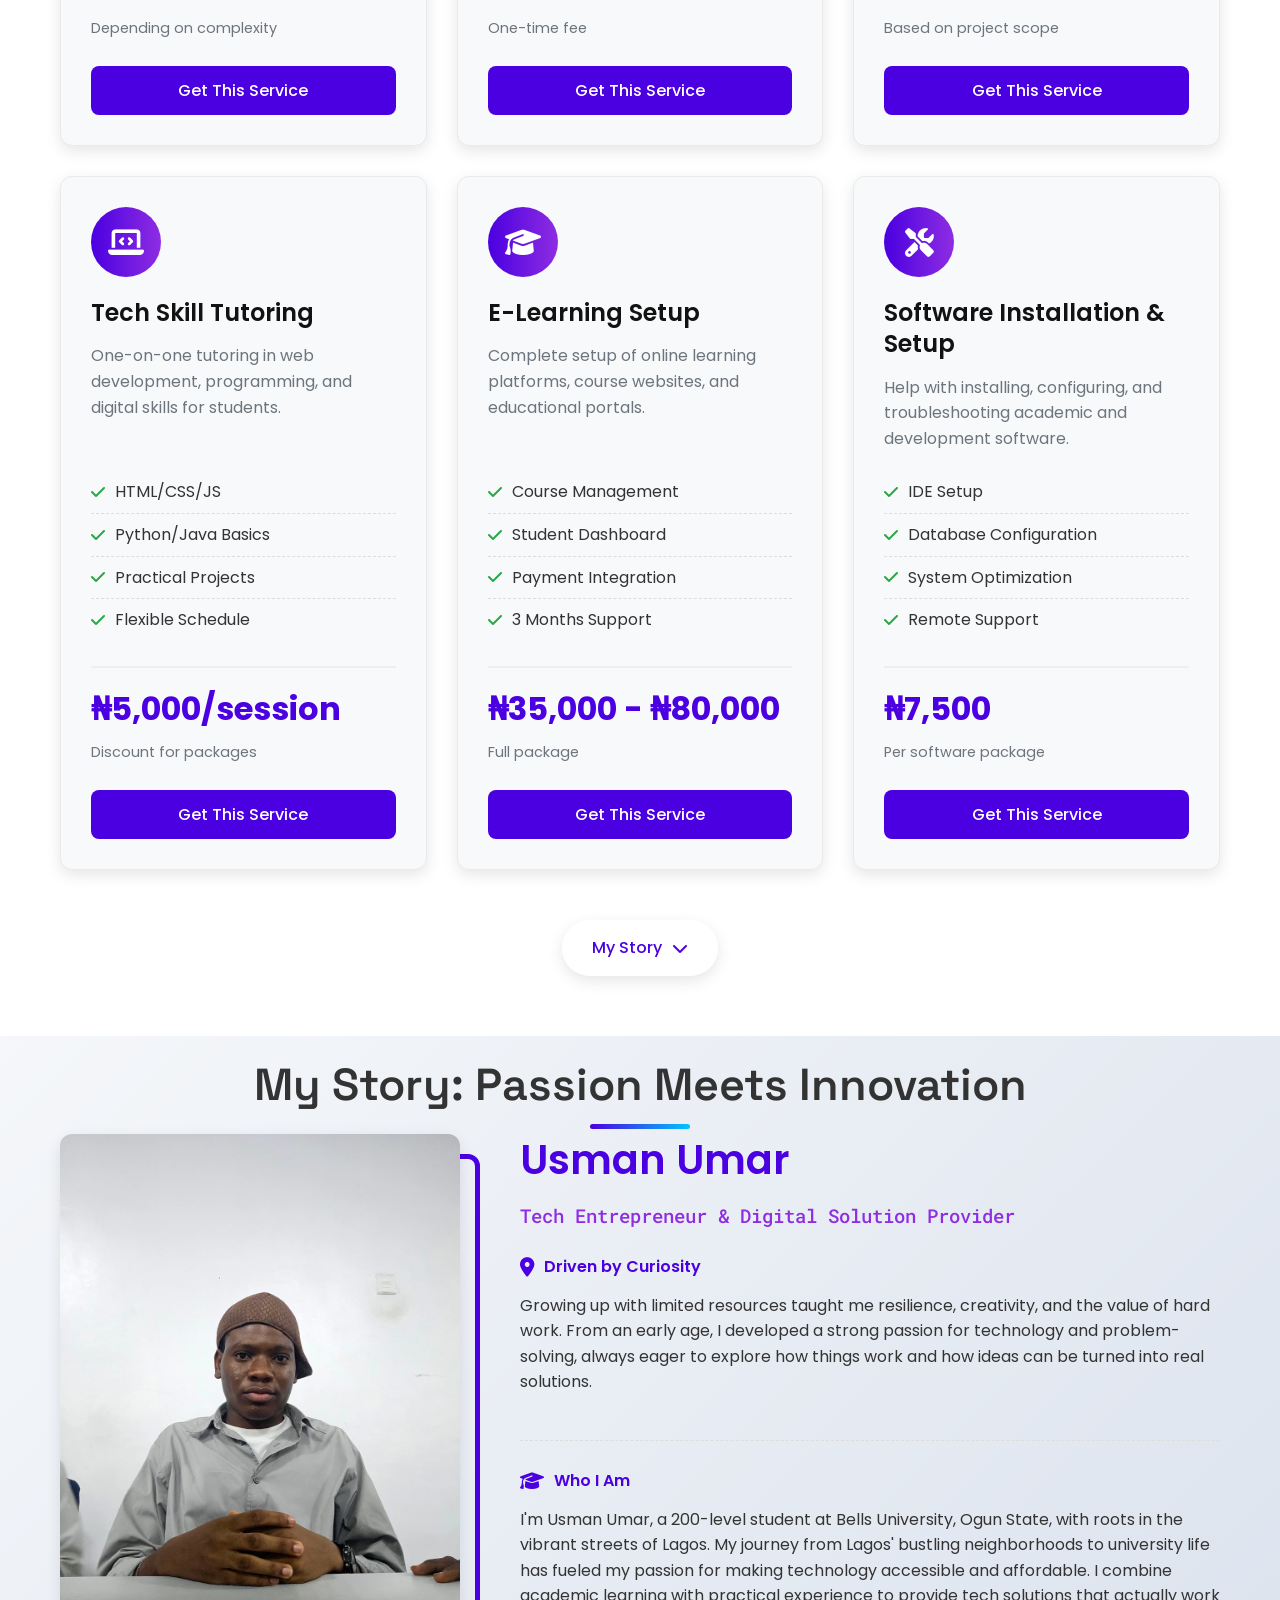
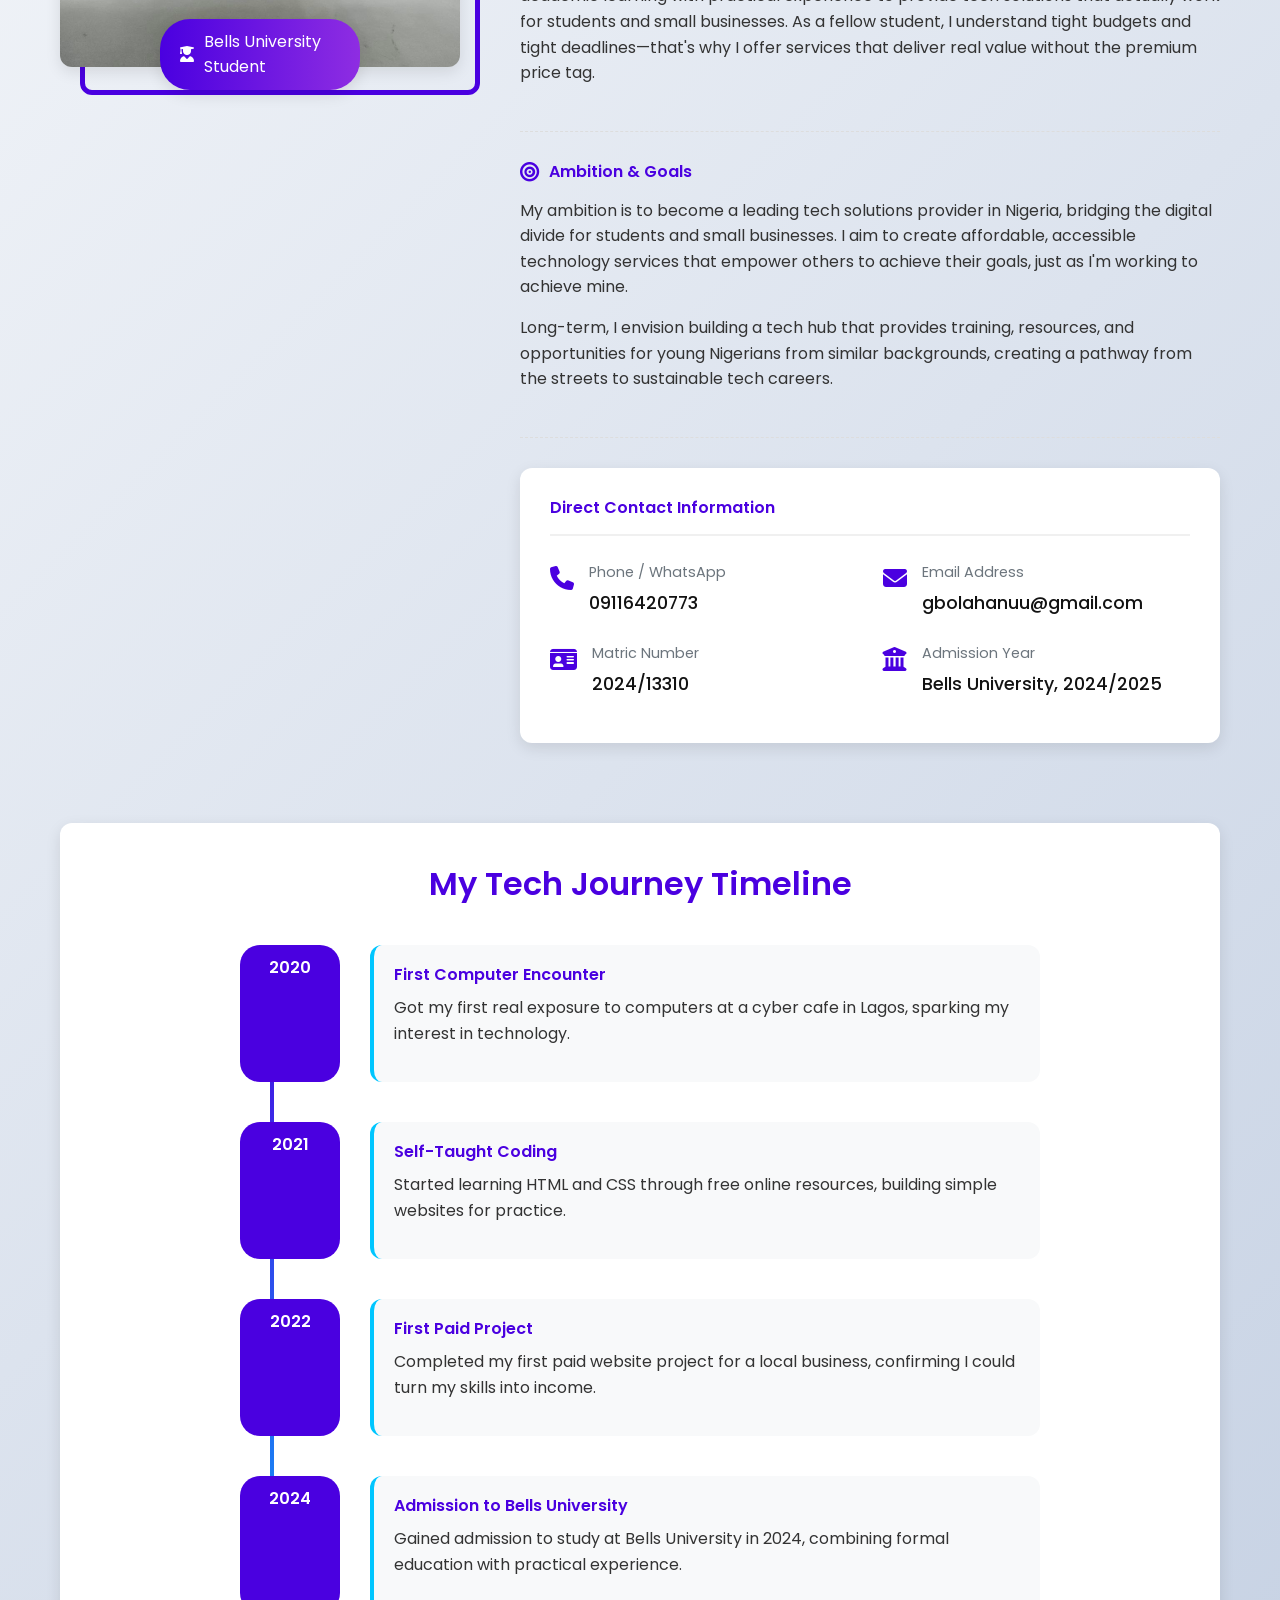
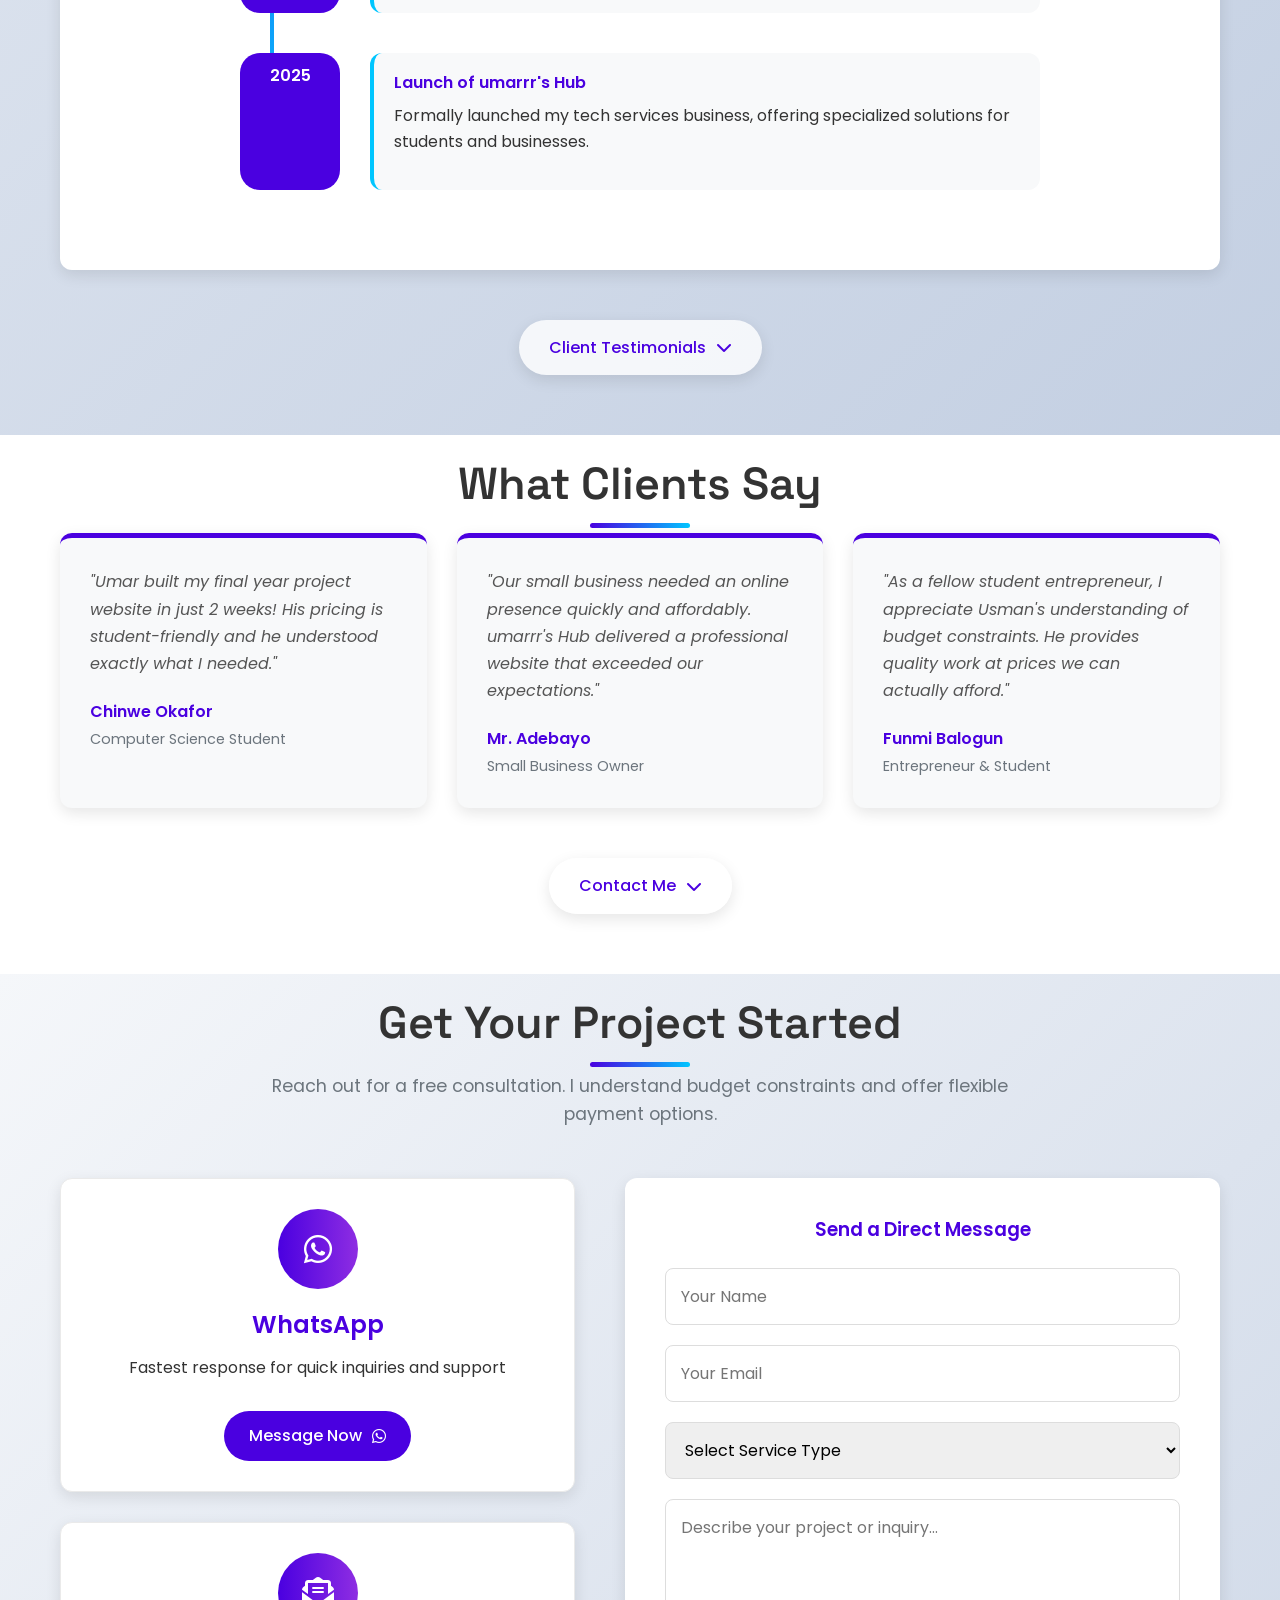
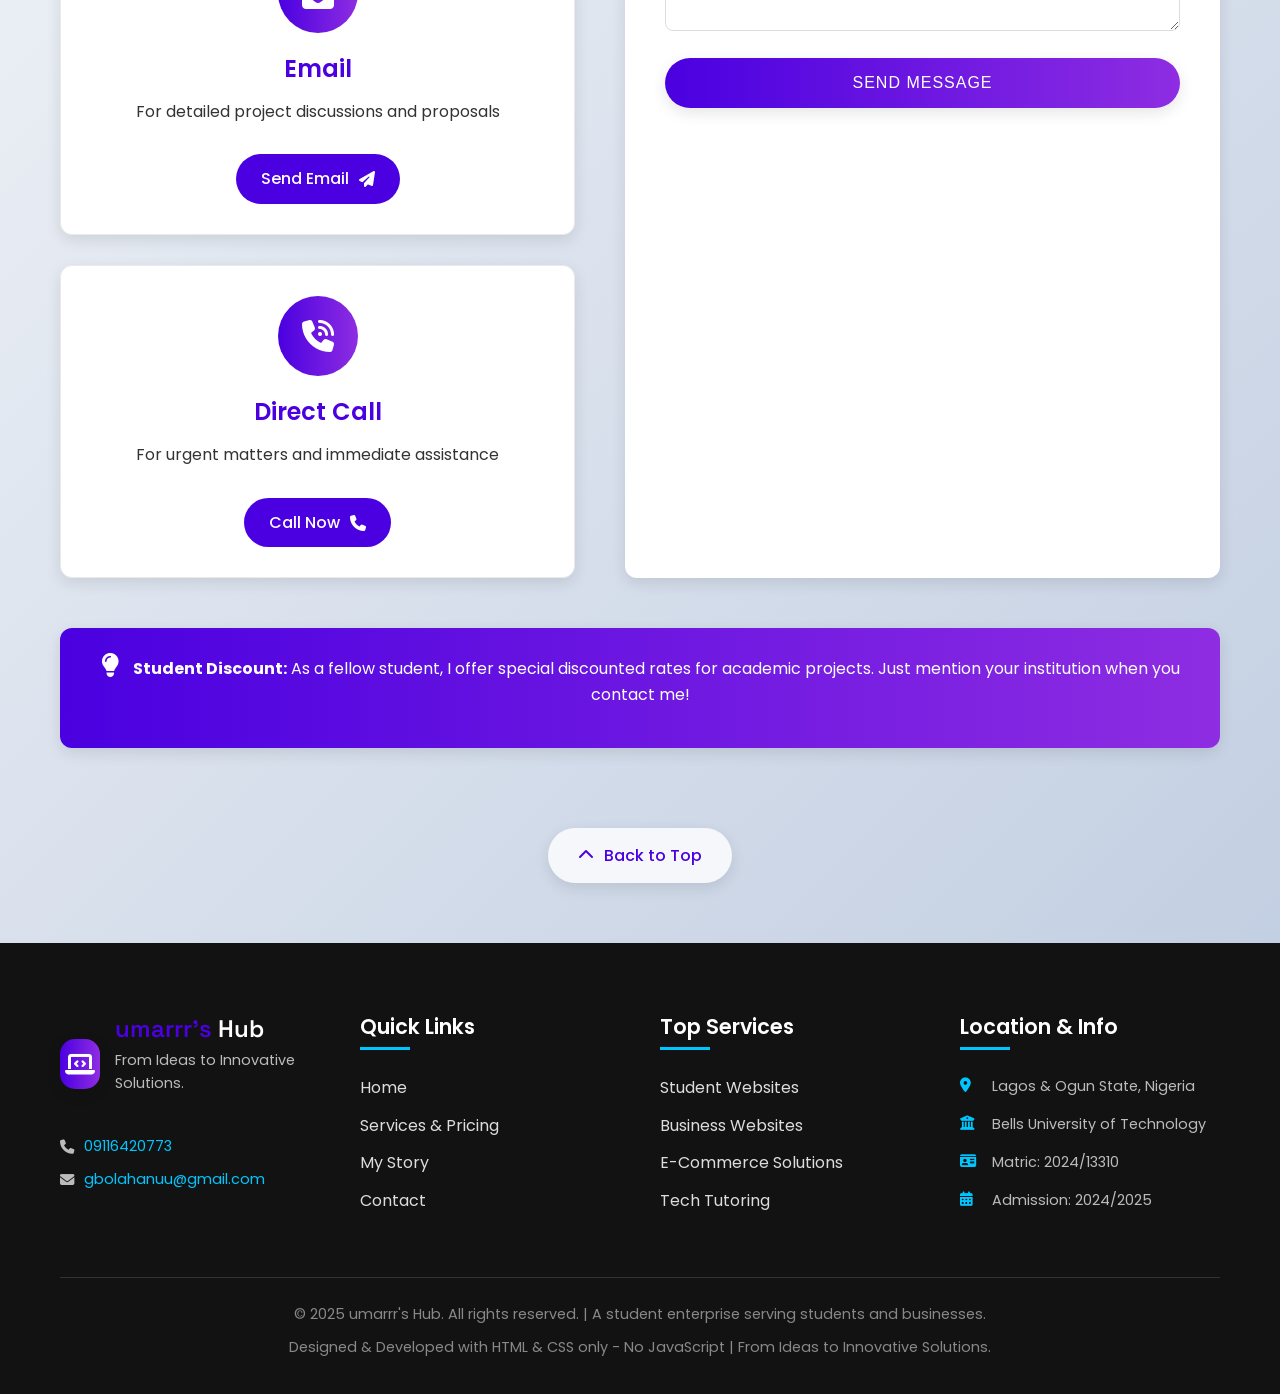
<file: umar.html>
<!DOCTYPE html>
<html lang="en">
<head>
    <meta charset="UTF-8">
    <meta name="viewport" content="width=device-width, initial-scale=1.0">
    <title>umarrr's Hub - Tech Services for Students & Businesses</title>
    <link rel="stylesheet" href="style.css">
    <link rel="stylesheet" href="https://cdnjs.cloudflare.com/ajax/libs/font-awesome/6.4.0/css/all.min.css">
    <link href="https://fonts.googleapis.com/css2?family=Poppins:wght@300;400;500;600;700&family=Roboto+Mono:wght@400;500&family=Space+Grotesk:wght@400;500;600&display=swap" rel="stylesheet">
    <style>
        html {
            scroll-behavior: smooth;
            scroll-padding-top: 100px;
        }
        
        @keyframes bounce {
            0%, 20%, 50%, 80%, 100% {
                transform: translateY(0);
            }
            40% {
                transform: translateY(-10px);
            }
            60% {
                transform: translateY(-5px);
            }
        }
        
        .scroll-btn {
            animation: bounce 2s infinite;
        }
        
        .nav-menu a.active {
            color: var(--primary-color);
            font-weight: 600;
        }
        
        .nav-menu a.active::after {
            width: 100%;
        }
    </style>
</head>
<body>
    <!-- Header & Navigation -->
    <header>
        <div class="container">
            <div class="logo">
                <!-- Logo image and text -->
                <div class="logo-container">
                    <div class="logo-img">
                        <i class="fas fa-laptop-code"></i>
                    </div>
                    <div class="logo-text">
                        <h1><span class="highlight">umarrr's</span> Hub</h1>
                        <p class="tagline">Digital Solutions for Students & Businesses</p>
                    </div>
                </div>
            </div>             
            <div class="contact-banner">
    <i class="fas fa-phone-alt"></i>
    <span>Call Now: <a href="tel:07036047684">07036047684</a></span>
</div> 
            <nav>
                <ul class="nav-menu">
                    <li><a href="#home" class="active">Home</a></li>
                    <li><a href="#services">Services</a></li>
                    <li><a href="#about">My Story</a></li>
                    <li><a href="#testimonials">Testimonials</a></li>
                    <li><a href="#contact">Contact</a></li>
                </ul>
                <div class="hamburger">
                    <span></span>
                    <span></span>
                    <span></span>
                </div>
            </nav>
        </div>
    </header>
     <!-- Hero Section -->
    <section id="home" class="hero">
        <div class="container">
            <div class="hero-content">
                <h2>Transforming Ideas into Digital Reality</h2>
                <p>Affordable, professional tech solutions tailored for University students and businesses. From concept to launch, I bridge the gap between your vision and digital presence.</p>
                <div class="hero-btns">
                    <a href="#services" class="btn">Explore Services</a>
                    <a href="#contact" class="btn btn-secondary">Get Quote</a>
                </div>
                <div class="hero-stats">
                    <div class="stat">
                        <h3>50+</h3>
                        <p>Projects Completed</p>
                    </div>
                    <div class="stat">
                        <h3>100%</h3>
                        <p>Client Satisfaction</p>
                    </div>
                    <div class="stat">
                        <h3>24/7</h3>
                        <p>Support Available</p>
                    </div>
                </div>
                 <!-- Scroll down button -->
                <div class="scroll-down">
                    <a href="#services" class="scroll-btn">
                        <span>Explore Services</span>
                        <i class="fas fa-chevron-down"></i>
                    </a>
                </div>
            </div>
            <div class="hero-image">
                <div class="digital-shape"></div>
                <div class="digital-shape"></div>
                <div class="digital-shape"></div>
                <div class="floating-element">
                    <i class="fas fa-laptop-code"></i>
                </div>
                <div class="floating-element">
                    <i class="fas fa-mobile-alt"></i>
                </div>
            </div>
        </div>
    </section>
    <section id="services" class="services">
        <div class="container">
            <h2 class="section-title">Our Tech Services & Pricing</h2>
            <p class="section-subtitle">Prices are flexible and subject to negotiation (T&Cs apply). Custom quotes available for combined services.</p>
            
            <div class="services-tabs">
                <a href="#students-tab" class="tab-btn active">For Students</a>
                <a href="#businesses-tab" class="tab-btn">For Businesses</a>
            </div>
            
            <!-- Services for Students -->
            <div class="services-grid active" id="students-tab">
                <div class="service-card">
                    <div class="service-icon">
                        <i class="fas fa-user-graduate"></i>
                    </div>
                    <h3>Academic Website Development</h3>
                    <p>Professional websites for academic projects, research presentations, and thesis displays.</p>
                    <ul class="service-features">
                        <li><i class="fas fa-check"></i> Responsive Design</li>
                        <li><i class="fas fa-check"></i> Project Documentation</li>
                        <li><i class="fas fa-check"></i> 3 Revisions</li>
                        <li><i class="fas fa-check"></i> 6 Months Support</li>
                    </ul>
                    <div class="service-price">
                        <span class="price">₦15,000 - ₦45,000</span>
                        <span class="price-note">Depending on complexity</span>
                    </div>
                    <a href="#contact" class="service-btn">Get This Service</a>
                </div>
                
                <div class="service-card">
                    <div class="service-icon">
                        <i class="fas fa-file-alt"></i>
                    </div>
                    <h3>Portfolio & CV Design</h3>
                    <p>Eye-catching digital portfolios and CVs that stand out to employers and academic institutions.</p>
                    <ul class="service-features">
                        <li><i class="fas fa-check"></i> Modern Design</li>
                        <li><i class="fas fa-check"></i> SEO Optimized</li>
                        <li><i class="fas fa-check"></i> Mobile Friendly</li>
                        <li><i class="fas fa-check"></i> 2 Revisions</li>
                    </ul>
                    <div class="service-price">
                        <span class="price">₦12,000</span>
                        <span class="price-note">One-time fee</span>
                    </div>
                    <a href="#contact" class="service-btn">Get This Service</a>
                </div>
                
                <div class="service-card">
                    <div class="service-icon">
                        <i class="fas fa-chalkboard-teacher"></i>
                    </div>
                    <h3>Assignment & Project Support</h3>
                    <p>Comprehensive help with coding assignments, tech projects, and software development tasks.</p>
                    <ul class="service-features">
                        <li><i class="fas fa-check"></i> Code Development</li>
                        <li><i class="fas fa-check"></i> Documentation</li>
                        <li><i class="fas fa-check"></i> Debugging</li>
                        <li><i class="fas fa-check"></i> 1 Week Support</li>
                    </ul>
                    <div class="service-price">
                        <span class="price">₦8,000 - ₦25,000</span>
                        <span class="price-note">Based on project scope</span>
                    </div>
                    <a href="#contact" class="service-btn">Get This Service</a>
                </div>
                
                <div class="service-card">
                    <div class="service-icon">
                        <i class="fas fa-laptop-code"></i>
                    </div>
                    <h3>Tech Skill Tutoring</h3>
                    <p>One-on-one tutoring in web development, programming, and digital skills for students.</p>
                    <ul class="service-features">
                        <li><i class="fas fa-check"></i> HTML/CSS/JS</li>
                        <li><i class="fas fa-check"></i> Python/Java Basics</li>
                        <li><i class="fas fa-check"></i> Practical Projects</li>
                        <li><i class="fas fa-check"></i> Flexible Schedule</li>
                    </ul>
                    <div class="service-price">
                        <span class="price">₦5,000/session</span>
                        <span class="price-note">Discount for packages</span>
                    </div>
                    <a href="#contact" class="service-btn">Get This Service</a>
                </div>
                
                <div class="service-card">
                    <div class="service-icon">
                        <i class="fas fa-graduation-cap"></i>
                    </div>
                    <h3>E-Learning Setup</h3>
                    <p>Complete setup of online learning platforms, course websites, and educational portals.</p>
                    <ul class="service-features">
                        <li><i class="fas fa-check"></i> Course Management</li>
                        <li><i class="fas fa-check"></i> Student Dashboard</li>
                        <li><i class="fas fa-check"></i> Payment Integration</li>
                        <li><i class="fas fa-check"></i> 3 Months Support</li>
                    </ul>
                    <div class="service-price">
                        <span class="price">₦35,000 - ₦80,000</span>
                        <span class="price-note">Full package</span>
                    </div>
                    <a href="#contact" class="service-btn">Get This Service</a>
                </div>
                
                <div class="service-card">
                    <div class="service-icon">
                        <i class="fas fa-tools"></i>
                    </div>
                    <h3>Software Installation & Setup</h3>
                    <p>Help with installing, configuring, and troubleshooting academic and development software.</p>
                    <ul class="service-features">
                        <li><i class="fas fa-check"></i> IDE Setup</li>
                        <li><i class="fas fa-check"></i> Database Configuration</li>
                        <li><i class="fas fa-check"></i> System Optimization</li>
                        <li><i class="fas fa-check"></i> Remote Support</li>
                    </ul>
                    <div class="service-price">
                        <span class="price">₦7,500</span>
                        <span class="price-note">Per software package</span>
                    </div>
                    <a href="#contact" class="service-btn">Get This Service</a>
                </div>
            </div>
            
            <!-- Services for Businesses -->
            <div class="services-grid" id="businesses-tab">
                <div class="service-card">
                    <div class="service-icon">
                        <i class="fas fa-briefcase"></i>
                    </div>
                    <h3>Business Website Development</h3>
                    <p>Professional, responsive websites designed to convert visitors into customers.</p>
                    <ul class="service-features">
                        <li><i class="fas fa-check"></i> 5-10 Pages</li>
                        <li><i class="fas fa-check"></i> Mobile Optimized</li>
                        <li><i class="fas fa-check"></i> SEO Ready</li>
                        <li><i class="fas fa-check"></i> 1 Year Support</li>
                    </ul>
                    <div class="service-price">
                        <span class="price">₦60,000 - ₦150,000</span>
                        <span class="price-note">Based on features</span>
                    </div>
                    <a href="#contact" class="service-btn">Get This Service</a>
                </div>
                
                <div class="service-card">
                    <div class="service-icon">
                        <i class="fas fa-shopping-cart"></i>
                    </div>
                    <h3>E-Commerce Solutions</h3>
                    <p>Full-featured online stores with product management, cart, and secure payment integration.</p>
                    <ul class="service-features">
                        <li><i class="fas fa-check"></i> Product Catalog</li>
                        <li><i class="fas fa-check"></i> Payment Gateway</li>
                        <li><i class="fas fa-check"></i> Order Management</li>
                        <li><i class="fas fa-check"></i> 6 Months Support</li>
                    </ul>
                    <div class="service-price">
                        <span class="price">₦120,000 - ₦300,000</span>
                        <span class="price-note">Complete package</span>
                    </div>
                    <a href="#contact" class="service-btn">Get This Service</a>
                </div>
                
                <div class="service-card">
                    <div class="service-icon">
                        <i class="fas fa-bullhorn"></i>
                    </div>
                    <h3>Digital Marketing Setup</h3>
                    <p>Complete setup of digital marketing tools, social media integration, and analytics.</p>
                    <ul class="service-features">
                        <li><i class="fas fa-check"></i> Social Media Integration</li>
                        <li><i class="fas fa-check"></i> Google Analytics</li>
                        <li><i class="fas fa-check"></i> Email Marketing</li>
                        <li><i class="fas fa-check"></i> 3 Months Support</li>
                    </ul>
                    <div class="service-price">
                        <span class="price">₦45,000</span>
                        <span class="price-note">Setup + Training</span>
                    </div>
                    <a href="#contact" class="service-btn">Get This Service</a>
                </div>
                
                <div class="service-card">
                    <div class="service-icon">
                        <i class="fas fa-robot"></i>
                    </div>
                    <h3>Business Process Automation</h3>
                    <p>Custom solutions to automate repetitive tasks and streamline business operations.</p>
                    <ul class="service-features">
                        <li><i class="fas fa-check"></i> Workflow Automation</li>
                        <li><i class="fas fa-check"></i> Data Management</li>
                        <li><i class="fas fa-check"></i> Report Generation</li>
                        <li><i class="fas fa-check"></i> 6 Months Support</li>
                    </ul>
                    <div class="service-price">
                        <span class="price">₦85,000 - ₦200,000</span>
                        <span class="price-note">Based on complexity</span>
                    </div>
                    <a href="#contact" class="service-btn">Get This Service</a>
                </div>
                
                <div class="service-card">
                    <div class="service-icon">
                        <i class="fas fa-cloud"></i>
                    </div>
                    <h3>Cloud Services Integration</h3>
                    <p>Migration to cloud platforms, setup of cloud storage, and backup solutions.</p>
                    <ul class="service-features">
                        <li><i class="fas fa-check"></i> Cloud Migration</li>
                        <li><i class="fas fa-check"></i> Backup Solutions</li>
                        <li><i class="fas fa-check"></i> Team Collaboration</li>
                        <li><i class="fas fa-check"></i> 3 Months Support</li>
                    </ul>
                    <div class="service-price">
                        <span class="price">₦55,000 - ₦120,000</span>
                        <span class="price-note">Based on data size</span>
                    </div>
                    <a href="#contact" class="service-btn">Get This Service</a>
                </div>
                
                <div class="service-card">
                    <div class="service-icon">
                        <i class="fas fa-headset"></i>
                    </div>
                    <h3>Ongoing Tech Support</h3>
                    <p>Monthly tech support packages for businesses needing consistent IT assistance.</p>
                    <ul class="service-features">
                        <li><i class="fas fa-check"></i> 24/7 Support</li>
                        <li><i class="fas fa-check"></i> Website Maintenance</li>
                        <li><i class="fas fa-check"></i> Security Updates</li>
                        <li><i class="fas fa-check"></i> Performance Monitoring</li>
                    </ul>
                    <div class="service-price">
                        <span class="price">₦25,000/month</span>
                        <span class="price-note">Retainer package</span>
                    </div>
                    <a href="#contact" class="service-btn">Get This Service</a>
                </div>
            </div>
            
            <!-- Scroll to next section button -->
            <div class="scroll-next">
                <a href="#about" class="scroll-btn">
                    <span>My Story</span>
                    <i class="fas fa-chevron-down"></i>
                </a>
            </div>
        </div>
    </section>

    <!-- About Me Section -->
    <section id="about" class="about">
        <div class="container">
            <h2 class="section-title">My Story: Passion Meets Innovation</h2>
            <div class="about-content">
                <div class="bio-image">
                    <img src="umar.jpg" alt="Usman Umar">
                    <div class="image-frame"></div>
                    <div class="bio-badge">
                        <i class="fas fa-user-graduate"></i>
                        <span>Bells University Student</span>
                    </div>
                </div>
                <div class="bio-text">
                    <h3>Usman Umar</h3>
                    <p class="subtitle">Tech Entrepreneur & Digital Solution Provider</p>
                    
                    <div class="bio-section">
                        <h4><i class="fas fa-map-marker-alt"></i> Driven by Curiosity</h4>
                        <p>Growing up with limited resources taught me resilience, creativity, and the value of hard work. From an early age, I developed a strong passion for technology and problem-solving, always eager to explore how things work and how ideas can be turned into real solutions.</p>
                    </div>
                    
                    <div class="bio-section">
                        <h4><i class="fas fa-graduation-cap"></i>Who I Am</h4>
                        <p>I'm Usman Umar, a 200-level student at Bells University, Ogun State, with roots in the vibrant streets of Lagos. My journey from Lagos' bustling neighborhoods to university life has fueled my passion for making technology accessible and affordable. I combine academic learning with practical experience to provide tech solutions that actually work for students and small businesses. As a fellow student, I understand tight budgets and tight deadlines—that's why I offer services that deliver real value without the premium price tag.</p>
                    </div>
                    
                    <div class="bio-section">
                        <h4><i class="fas fa-bullseye"></i> Ambition & Goals</h4>
                        <p>My ambition is to become a leading tech solutions provider in Nigeria, bridging the digital divide for students and small businesses. I aim to create affordable, accessible technology services that empower others to achieve their goals, just as I'm working to achieve mine.</p>
                        <p>Long-term, I envision building a tech hub that provides training, resources, and opportunities for young Nigerians from similar backgrounds, creating a pathway from the streets to sustainable tech careers.</p>
                    </div>
                    
                    <div class="contact-info">
                        <h4>Direct Contact Information</h4>
                        <div class="contact-grid">
                            <div class="contact-item">
                                <i class="fas fa-phone"></i>
                                <div>
                                    <p class="label">Phone / WhatsApp</p>
                                    <a href="tel:09116420773" class="value clickable">09116420773</a>
                                </div>
                            </div>
                            <div class="contact-item">
                                <i class="fas fa-envelope"></i>
                                <div>
                                    <p class="label">Email Address</p>
                                    <a href="mailto:gbolahanuu@gmail.com" class="value clickable">gbolahanuu@gmail.com</a>
                                </div>
                            </div>
                            <div class="contact-item">
                                <i class="fas fa-id-card"></i>
                                <div>
                                    <p class="label">Matric Number</p>
                                    <p class="value">2024/13310</p>
                                </div>
                            </div>
                            <div class="contact-item">
                                <i class="fas fa-university"></i>
                                <div>
                                    <p class="label">Admission Year</p>
                                    <p class="value">Bells University, 2024/2025</p>
                                </div>
                            </div>
                        </div>
                    </div>
                </div>
            </div>
            
            <div class="journey-timeline">
                <h3>My Tech Journey Timeline</h3>
                <div class="timeline">
                    <div class="timeline-item">
                        <div class="timeline-date">2020</div>
                        <div class="timeline-content">
                            <h4>First Computer Encounter</h4>
                            <p>Got my first real exposure to computers at a cyber cafe in Lagos, sparking my interest in technology.</p>
                        </div>
                    </div>
                    <div class="timeline-item">
                        <div class="timeline-date">2021</div>
                        <div class="timeline-content">
                            <h4>Self-Taught Coding</h4>
                            <p>Started learning HTML and CSS through free online resources, building simple websites for practice.</p>
                        </div>
                    </div>
                    <div class="timeline-item">
                        <div class="timeline-date">2022</div>
                        <div class="timeline-content">
                            <h4>First Paid Project</h4>
                            <p>Completed my first paid website project for a local business, confirming I could turn my skills into income.</p>
                        </div>
                    </div>
                    <div class="timeline-item">
                        <div class="timeline-date">2024</div>
                        <div class="timeline-content">
                            <h4>Admission to Bells University</h4>
                            <p>Gained admission to study at Bells University in 2024, combining formal education with practical experience.</p>
                        </div>
                    </div>
                    <div class="timeline-item">
                        <div class="timeline-date">2025</div>
                        <div class="timeline-content">
                            <h4>Launch of umarrr's Hub</h4>
                            <p>Formally launched my tech services business, offering specialized solutions for students and businesses.</p>
                        </div>
                    </div>
                </div>
            </div>
            
            <!-- Scroll to next section button -->
            <div class="scroll-next">
                <a href="#testimonials" class="scroll-btn">
                    <span>Client Testimonials</span>
                    <i class="fas fa-chevron-down"></i>
                </a>
            </div>
        </div>
    </section>

    <!-- Testimonials Section -->
    <section id="testimonials" class="testimonials">
        <div class="container">
            <h2 class="section-title">What Clients Say</h2>
            <div class="testimonials-grid">
                <div class="testimonial-card">
                    <div class="testimonial-content">
                        <p>"Umar built my final year project website in just 2 weeks! His pricing is student-friendly and he understood exactly what I needed."</p>
                    </div>
                    <div class="testimonial-author">
                        <h4>Chinwe Okafor</h4>
                        <p>Computer Science Student</p>
                    </div>
                </div>
                
                <div class="testimonial-card">
                    <div class="testimonial-content">
                        <p>"Our small business needed an online presence quickly and affordably. umarrr's Hub delivered a professional website that exceeded our expectations."</p>
                    </div>
                    <div class="testimonial-author">
                        <h4>Mr. Adebayo</h4>
                        <p>Small Business Owner</p>
                    </div>
                </div>
                
                <div class="testimonial-card">
                    <div class="testimonial-content">
                        <p>"As a fellow student entrepreneur, I appreciate Usman's understanding of budget constraints. He provides quality work at prices we can actually afford."</p>
                    </div>
                    <div class="testimonial-author">
                        <h4>Funmi Balogun</h4>
                        <p>Entrepreneur & Student</p>
                    </div>
                </div>
            </div>
            
            <div class="scroll-next">
                <a href="#contact" class="scroll-btn">
                    <span>Contact Me</span>
                    <i class="fas fa-chevron-down"></i>
                </a>
            </div>
        </div>
    </section>

    <!-- Contact Section -->
    <section id="contact" class="contact">
        <div class="container">
            <h2 class="section-title">Get Your Project Started</h2>
            <p class="section-subtitle">Reach out for a free consultation. I understand budget constraints and offer flexible payment options.</p>
            
            <div class="contact-content">
                <div class="contact-methods">
                    <div class="method">
                        <div class="method-icon">
                            <i class="fab fa-whatsapp"></i>
                        </div>
                        <h4>WhatsApp</h4>
                        <p>Fastest response for quick inquiries and support</p>
                        <a href="https://wa.me/2349116420773" class="contact-btn">Message Now <i class="fab fa-whatsapp"></i></a>
                    </div>
                    
                    <div class="method">
                        <div class="method-icon">
                            <i class="fas fa-envelope-open-text"></i>
                        </div>
                        <h4>Email</h4>
                        <p>For detailed project discussions and proposals</p>
                        <a href="mailto:gbolahanuu@gmail.com" class="contact-btn">Send Email <i class="fas fa-paper-plane"></i></a>
                    </div>
                    
                    <div class="method">
                        <div class="method-icon">
                            <i class="fas fa-phone-volume"></i>
                        </div>
                        <h4>Direct Call</h4>
                        <p>For urgent matters and immediate assistance</p>
                        <a href="tel:09116420773" class="contact-btn">Call Now <i class="fas fa-phone"></i></a>
                    </div>
                </div>
                
            <div class="contact-form">
    <h3>Send a Direct Message</h3>
    <form action="https://formspree.io/f/xjggeypa" method="POST">
        <div class="form-group">
            <input type="text" name="name" placeholder="Your Name" required>
        </div>
        <div class="form-group">
            <input type="email" name="email" placeholder="Your Email" required>
        </div>
        <div class="form-group">
            <select name="service-type" required>
                <option value="" disabled selected>Select Service Type</option>
                <option value="student">Student Services</option>
                <option value="business">Business Services</option>
                <option value="other">Other Inquiry</option>
            </select>
        </div>
        <div class="form-group">
            <textarea name="message" placeholder="Describe your project or inquiry..." rows="4" required></textarea>
        </div>
        <button type="submit" class="btn">Send Message</button>
    </form>
</div>
            </div>
            
            <div class="contact-note">
                <p><i class="fas fa-lightbulb"></i> <strong>Student Discount:</strong> As a fellow student, I offer special discounted rates for academic projects. Just mention your institution when you contact me!</p>
            </div>
            
            <div class="scroll-top">
                <a href="#home" class="scroll-btn">
                    <i class="fas fa-chevron-up"></i>
                    <span>Back to Top</span>
                </a>
            </div>
        </div>
    </section>

    <!-- Footer -->
    <footer>
        <div class="container">
            <div class="footer-content">
                <div class="footer-logo">
                    <div class="logo-container">
                        <div class="logo-img">
                            <i class="fas fa-laptop-code"></i>
                        </div>
                        <div class="logo-text">
                            <h3><span class="highlight">umarrr's</span> Hub</h3>
                            <p>From Ideas to Innovative Solutions.</p>
                        </div>
                    </div>
                    <div class="footer-social">
                        <p><i class="fas fa-phone"></i> <a href="tel:09116420773">09116420773</a></p>
                        <p><i class="fas fa-envelope"></i> <a href="mailto:gbolahanuu@gmail.com">gbolahanuu@gmail.com</a></p>
                    </div>
                </div>
                
                <div class="footer-links">
                    <h4>Quick Links</h4>
                    <ul>
                        <li><a href="#home">Home</a></li>
                        <li><a href="#services">Services & Pricing</a></li>
                        <li><a href="#about">My Story</a></li>
                        <li><a href="#contact">Contact</a></li>
                    </ul>
                </div>
                
                <div class="footer-services">
                    <h4>Top Services</h4>
                    <ul>
                        <li><a href="#services">Student Websites</a></li>
                        <li><a href="#services">Business Websites</a></li>
                        <li><a href="#services">E-Commerce Solutions</a></li>
                        <li><a href="#services">Tech Tutoring</a></li>
                    </ul>
                </div>
                
                <div class="footer-contact">
                    <h4>Location & Info</h4>
                    <p><i class="fas fa-map-marker-alt"></i> Lagos & Ogun State, Nigeria</p>
                    <p><i class="fas fa-university"></i> Bells University of Technology</p>
                    <p><i class="fas fa-id-card"></i> Matric: 2024/13310</p>
                    <p><i class="fas fa-calendar-alt"></i> Admission: 2024/2025</p>
                </div>
            </div>
            
            <div class="footer-bottom">
                <p>&copy; 2025 umarrr's Hub. All rights reserved. | A student enterprise serving students and businesses.</p>
                <p>Designed & Developed with HTML & CSS only - No JavaScript | From Ideas to Innovative Solutions.</p>
            </div>
        </div>
    </footer>
</body>
</html>
</file>
<file: style.css>
* {
    margin: 0;
    padding: 0;
    box-sizing: border-box;
}

:root {
    --primary-color: #4a00e0;
    --secondary-color: #8e2de2;
    --accent-color: #00c6ff;
    --dark-color: #121212;
    --light-color: #f8f9fa;
    --gray-color: #6c757d;
    --success-color: #28a745;
    --warning-color: #ff9d00;
    --box-shadow: 0 5px 15px rgba(0, 0, 0, 0.1);
    --box-shadow-hover: 0 15px 30px rgba(0, 0, 0, 0.15);
    --transition: all 0.3s ease;
    --border-radius: 12px;
}

body {
    font-family: 'Poppins', sans-serif;
    line-height: 1.6;
    color: #333;
    background-color: #f9f9f9;
    overflow-x: hidden;
}

.container {
    width: 100%;
    max-width: 1200px;
    margin: 0 auto;
    padding: 0 20px;
}

section {
    padding: 100px 0;
}

h1, h2, h3, h4 {
    font-weight: 600;
    line-height: 1.3;
    margin-bottom: 15px;
}

p {
    margin-bottom: 15px;
}

a {
    text-decoration: none;
    color: inherit;
}

.clickable {
    color: var(--primary-color);
    font-weight: 500;
    transition: var(--transition);
}

.clickable:hover {
    color: var(--secondary-color);
    text-decoration: underline;
}

.btn {
    display: inline-block;
    background: linear-gradient(to right, var(--primary-color), var(--secondary-color));
    color: white;
    padding: 14px 32px;
    border-radius: 30px;
    font-weight: 500;
    text-transform: uppercase;
    letter-spacing: 1px;
    transition: var(--transition);
    border: none;
    cursor: pointer;
    box-shadow: var(--box-shadow);
    font-size: 0.95rem;
}

.btn:hover {
    transform: translateY(-3px);
    box-shadow: var(--box-shadow-hover);
}

.btn-secondary {
    background: linear-gradient(to right, var(--accent-color), #0072ff);
}

.highlight {
    color: var(--primary-color);
}

.section-title {
    text-align: center;
    font-size: 2.8rem;
    margin-bottom: 20px;
    position: relative;
    font-family: 'Space Grotesk', sans-serif;
}

.section-title::after {
    content: '';
    position: absolute;
    width: 100px;
    height: 5px;
    background: linear-gradient(to right, var(--primary-color), var(--accent-color));
    bottom: -15px;
    left: 50%;
    transform: translateX(-50%);
    border-radius: 3px;
}

.section-subtitle {
    text-align: center;
    font-size: 1.1rem;
    color: var(--gray-color);
    max-width: 800px;
    margin: 0 auto 50px;
}

/* Logo Styles */
.logo-container {
    display: flex;
    align-items: center;
    gap: 15px;
}

.logo-img {
    width: 60px;
    height: 60px;
    background: linear-gradient(to right, var(--primary-color), var(--secondary-color));
    border-radius: 15px;
    display: flex;
    align-items: center;
    justify-content: center;
    box-shadow: var(--box-shadow);
}

.logo-img i {
    font-size: 2rem;
    color: white;
}

.logo-text h1 {
    font-size: 1.8rem;
    margin-bottom: 0;
    font-family: 'Space Grotesk', sans-serif;
}

.logo-text .tagline {
    font-size: 0.85rem;
    color: var(--gray-color);
    font-family: 'Roboto Mono', monospace;
    margin-bottom: 0;
}

/* Header Styles */
header {
    background-color: rgba(255, 255, 255, 0.95);
    box-shadow: var(--box-shadow);
    position: fixed;
    width: 100%;
    top: 0;
    z-index: 1000;
    backdrop-filter: blur(10px);
}

header .container {
    display: flex;
    justify-content: space-between;
    align-items: center;
    padding: 18px 20px;
}

.nav-menu {
    display: flex;
    list-style: none;
}

.nav-menu li {
    margin-left: 35px;
}

.nav-menu a {
    font-weight: 500;
    position: relative;
    padding: 5px 0;
    font-size: 1rem;
}

.nav-menu a::after {
    content: '';
    position: absolute;
    width: 0;
    height: 3px;
    background: var(--primary-color);
    bottom: 0;
    left: 0;
    transition: var(--transition);
}

.nav-menu a:hover::after {
    width: 100%;
}

.hamburger {
    display: none;
    flex-direction: column;
    cursor: pointer;
}

.hamburger span {
    width: 25px;
    height: 3px;
    background-color: var(--dark-color);
    margin: 3px 0;
    transition: var(--transition);
}

/* Scroll buttons */
.scroll-down, .scroll-next, .scroll-top {
    text-align: center;
    margin-top: 50px;
}

.scroll-down a, .scroll-next a, .scroll-top a {
    display: inline-flex;
    align-items: center;
    gap: 10px;
    color: var(--primary-color);
    font-weight: 500;
    padding: 15px 30px;
    border-radius: 30px;
    background-color: rgba(255, 255, 255, 0.8);
    box-shadow: var(--box-shadow);
    transition: var(--transition);
}

.scroll-down a:hover, .scroll-next a:hover, .scroll-top a:hover {
    transform: translateY(-5px);
    box-shadow: var(--box-shadow-hover);
    background-color: white;
}

.scroll-top a {
    margin-top: 30px;
}

/* Hero Section */
.hero {
    background: linear-gradient(135deg, #f5f7fa 0%, #c3cfe2 100%);
    padding-top: 140px;
    overflow: hidden;
    position: relative;
}

.hero .container {
    display: flex;
    align-items: center;
    justify-content: space-between;
}

.hero-content {
    flex: 1;
    max-width: 650px;
    z-index: 2;
}

.hero-content h2 {
    font-size: 3.2rem;
    margin-bottom: 25px;
    background: linear-gradient(to right, var(--primary-color), var(--secondary-color));
    -webkit-background-clip: text;
    background-clip: text;
    color: transparent;
    font-family: 'Space Grotesk', sans-serif;
    line-height: 1.2;
}

.hero-content p {
    font-size: 1.25rem;
    color: var(--gray-color);
    margin-bottom: 35px;
    line-height: 1.7;
}

.hero-btns {
    display: flex;
    gap: 20px;
    margin-bottom: 50px;
}

.hero-stats {
    display: flex;
    gap: 40px;
    margin-top: 30px;
}

.stat h3 {
    font-size: 2.5rem;
    color: var(--primary-color);
    margin-bottom: 5px;
}

.stat p {
    font-size: 0.9rem;
    color: var(--gray-color);
    margin-bottom: 0;
}

.hero-image {
    flex: 1;
    position: relative;
    height: 500px;
    display: flex;
    justify-content: center;
    align-items: center;
}

.digital-shape {
    position: absolute;
    border-radius: 30% 70% 70% 30% / 30% 30% 70% 70%;
    background: linear-gradient(45deg, var(--primary-color), var(--accent-color));
    opacity: 0.7;
    animation: float 8s ease-in-out infinite;
}

.digital-shape:nth-child(1) {
    width: 300px;
    height: 300px;
    animation-delay: 0s;
}

.digital-shape:nth-child(2) {
    width: 240px;
    height: 240px;
    background: linear-gradient(45deg, var(--secondary-color), #ff6b6b);
    animation-delay: 2s;
    animation-direction: reverse;
}

.digital-shape:nth-child(3) {
    width: 180px;
    height: 180px;
    background: linear-gradient(45deg, var(--accent-color), #4a00e0);
    animation-delay: 4s;
}

.floating-element {
    position: absolute;
    width: 70px;
    height: 70px;
    background: white;
    border-radius: 20px;
    display: flex;
    align-items: center;
    justify-content: center;
    font-size: 2rem;
    color: var(--primary-color);
    box-shadow: var(--box-shadow);
    z-index: 3;
    animation: floatElement 5s ease-in-out infinite;
}

.floating-element:nth-child(4) {
    top: 20%;
    left: 10%;
    animation-delay: 1s;
}

.floating-element:nth-child(5) {
    bottom: 20%;
    right: 10%;
    animation-delay: 3s;
}

@keyframes float {
    0%, 100% {
        transform: translateY(0) rotate(0deg);
        border-radius: 30% 70% 70% 30% / 30% 30% 70% 70%;
    }
    50% {
        transform: translateY(-30px) rotate(180deg);
        border-radius: 70% 30% 30% 70% / 70% 70% 30% 30%;
    }
}

@keyframes floatElement {
    0%, 100% {
        transform: translateY(0) rotate(0deg);
    }
    50% {
        transform: translateY(-20px) rotate(10deg);
    }
}

/* Services Section */
.services {
    background-color: white;
}

.services-tabs {
    display: flex;
    justify-content: center;
    gap: 10px;
    margin-bottom: 50px;
}

.tab-btn {
    padding: 12px 30px;
    background: #f0f0f0;
    border: none;
    border-radius: 30px;
    font-weight: 600;
    cursor: pointer;
    transition: var(--transition);
    font-size: 1rem;
}

.tab-btn.active {
    background: linear-gradient(to right, var(--primary-color), var(--secondary-color));
    color: white;
}

.tab-btn:hover:not(.active) {
    background: #e0e0e0;
}

.services-grid {
    display: grid;
    grid-template-columns: repeat(auto-fill, minmax(350px, 1fr));
    gap: 30px;
    display: none;
}

.services-grid.active {
    display: grid;
}

.service-card {
    background-color: #f8f9fa;
    border-radius: var(--border-radius);
    padding: 30px;
    box-shadow: var(--box-shadow);
    transition: var(--transition);
    border: 1px solid #eaeaea;
    display: flex;
    flex-direction: column;
    height: 100%;
}

.service-card:hover {
    transform: translateY(-10px);
    box-shadow: var(--box-shadow-hover);
}

.service-icon {
    width: 70px;
    height: 70px;
    background: linear-gradient(to right, var(--primary-color), var(--secondary-color));
    border-radius: 50%;
    display: flex;
    align-items: center;
    justify-content: center;
    margin-bottom: 20px;
}

.service-icon i {
    font-size: 1.8rem;
    color: white;
}

.service-card h3 {
    font-size: 1.5rem;
    margin-bottom: 15px;
    color: var(--dark-color);
}

.service-card p {
    color: var(--gray-color);
    margin-bottom: 20px;
    flex-grow: 1;
}

.service-features {
    list-style: none;
    margin-bottom: 25px;
}

.service-features li {
    padding: 8px 0;
    border-bottom: 1px dashed #ddd;
    display: flex;
    align-items: center;
}

.service-features li:last-child {
    border-bottom: none;
}

.service-features li i {
    color: var(--success-color);
    margin-right: 10px;
    font-size: 1rem;
}

.service-price {
    margin-bottom: 25px;
    padding-top: 15px;
    border-top: 2px solid #eee;
}

.price {
    display: block;
    font-size: 2rem;
    font-weight: 700;
    color: var(--primary-color);
    margin-bottom: 5px;
}

.price-note {
    font-size: 0.9rem;
    color: var(--gray-color);
}

.service-btn {
    display: block;
    text-align: center;
    background-color: var(--primary-color);
    color: white;
    padding: 12px;
    border-radius: 8px;
    font-weight: 500;
    transition: var(--transition);
    margin-top: auto;
}

.service-btn:hover {
    background-color: var(--secondary-color);
}

/* About Me Section */
.about {
    background: linear-gradient(135deg, #f5f7fa 0%, #c3cfe2 100%);
}

.about-content {
    display: flex;
    align-items: flex-start;
    gap: 60px;
    margin-bottom: 80px;
}

.bio-image {
    flex: 1;
    position: relative;
    max-width: 400px;
}

.bio-image img {
    width: 100%;
    border-radius: var(--border-radius);
    box-shadow: var(--box-shadow);
    position: relative;
    z-index: 2;
}

.image-frame {
    position: absolute;
    width: 100%;
    height: 100%;
    border: 5px solid var(--primary-color);
    border-radius: var(--border-radius);
    top: 20px;
    left: 20px;
    z-index: 1;
}

.bio-badge {
    position: absolute;
    bottom: -15px;
    left: 50%;
    transform: translateX(-50%);
    background: linear-gradient(to right, var(--primary-color), var(--secondary-color));
    color: white;
    padding: 10px 20px;
    border-radius: 30px;
    display: flex;
    align-items: center;
    gap: 10px;
    z-index: 3;
    box-shadow: var(--box-shadow);
}

.bio-text {
    flex: 1;
}

.bio-text h3 {
    font-size: 2.5rem;
    color: var(--primary-color);
}

.subtitle {
    font-size: 1.2rem;
    color: var(--secondary-color);
    font-weight: 500;
    margin-bottom: 25px;
    font-family: 'Roboto Mono', monospace;
}

.bio-section {
    margin-bottom: 30px;
    padding-bottom: 30px;
    border-bottom: 1px dashed #ddd;
}

.bio-section:last-child {
    border-bottom: none;
}

.bio-section h4 {
    color: var(--primary-color);
    margin-bottom: 15px;
    display: flex;
    align-items: center;
    gap: 10px;
}

.bio-section h4 i {
    font-size: 1.2rem;
}

.contact-info {
    background-color: white;
    padding: 30px;
    border-radius: var(--border-radius);
    margin-top: 30px;
    box-shadow: var(--box-shadow);
}

.contact-info h4 {
    color: var(--primary-color);
    margin-bottom: 25px;
    padding-bottom: 15px;
    border-bottom: 2px solid #f0f0f0;
}

.contact-grid {
    display: grid;
    grid-template-columns: repeat(2, 1fr);
    gap: 25px;
}

.contact-item {
    display: flex;
    align-items: flex-start;
    gap: 15px;
}

.contact-item i {
    font-size: 1.5rem;
    color: var(--primary-color);
    margin-top: 5px;
}

.label {
    font-size: 0.9rem;
    color: var(--gray-color);
    margin-bottom: 5px;
}

.value {
    font-weight: 500;
    color: var(--dark-color);
    font-size: 1.1rem;
}

.journey-timeline {
    background-color: white;
    padding: 40px;
    border-radius: var(--border-radius);
    box-shadow: var(--box-shadow);
}

.journey-timeline h3 {
    text-align: center;
    font-size: 2rem;
    margin-bottom: 40px;
    color: var(--primary-color);
}

.timeline {
    position: relative;
    max-width: 800px;
    margin: 0 auto;
}

.timeline::before {
    content: '';
    position: absolute;
    left: 30px;
    top: 0;
    bottom: 0;
    width: 4px;
    background: linear-gradient(to bottom, var(--primary-color), var(--accent-color));
}

.timeline-item {
    display: flex;
    margin-bottom: 40px;
    position: relative;
}

.timeline-date {
    min-width: 100px;
    background: var(--primary-color);
    color: white;
    padding: 10px 15px;
    border-radius: 20px;
    text-align: center;
    font-weight: 600;
    margin-right: 30px;
    position: relative;
    z-index: 2;
}

.timeline-content {
    flex: 1;
    background: #f8f9fa;
    padding: 20px;
    border-radius: var(--border-radius);
    border-left: 4px solid var(--accent-color);
}

.timeline-content h4 {
    color: var(--primary-color);
    margin-bottom: 10px;
}

/* Testimonials Section */
.testimonials {
    background-color: white;
}

.testimonials-grid {
    display: grid;
    grid-template-columns: repeat(auto-fill, minmax(320px, 1fr));
    gap: 30px;
}

.testimonial-card {
    background: #f8f9fa;
    padding: 30px;
    border-radius: var(--border-radius);
    box-shadow: var(--box-shadow);
    transition: var(--transition);
    border-top: 5px solid var(--primary-color);
}

.testimonial-card:hover {
    transform: translateY(-10px);
    box-shadow: var(--box-shadow-hover);
}

.testimonial-content {
    font-style: italic;
    margin-bottom: 25px;
    color: #555;
    line-height: 1.7;
}

.testimonial-author h4 {
    color: var(--primary-color);
    margin-bottom: 5px;
}

.testimonial-author p {
    color: var(--gray-color);
    font-size: 0.9rem;
    margin-bottom: 0;
}

/* Contact Section */
.contact {
    background: linear-gradient(135deg, #f5f7fa 0%, #c3cfe2 100%);
}

.contact-content {
    display: flex;
    gap: 50px;
    margin-bottom: 50px;
}

.contact-methods {
    flex: 1;
    display: grid;
    grid-template-columns: 1fr;
    gap: 30px;
}

.method {
    background-color: white;
    padding: 30px;
    border-radius: var(--border-radius);
    text-align: center;
    box-shadow: var(--box-shadow);
    transition: var(--transition);
    border: 1px solid #eaeaea;
}

.method:hover {
    transform: translateY(-10px);
    box-shadow: var(--box-shadow-hover);
}

.method-icon {
    width: 80px;
    height: 80px;
    background: linear-gradient(to right, var(--primary-color), var(--secondary-color));
    border-radius: 50%;
    display: flex;
    align-items: center;
    justify-content: center;
    margin: 0 auto 20px;
}

.method-icon i {
    font-size: 2rem;
    color: white;
}

.method h4 {
    font-size: 1.5rem;
    color: var(--primary-color);
}

.contact-btn {
    display: inline-flex;
    align-items: center;
    justify-content: center;
    gap: 10px;
    background-color: var(--primary-color);
    color: white;
    padding: 12px 25px;
    border-radius: 30px;
    margin-top: 15px;
    font-weight: 500;
    transition: var(--transition);
}

.contact-btn:hover {
    background-color: var(--secondary-color);
    transform: translateY(-3px);
}

.contact-form {
    flex: 1;
    background-color: white;
    padding: 40px;
    border-radius: var(--border-radius);
    box-shadow: var(--box-shadow);
}

.contact-form h3 {
    color: var(--primary-color);
    margin-bottom: 25px;
    text-align: center;
}

.form-group {
    margin-bottom: 20px;
}

.form-group input,
.form-group select,
.form-group textarea {
    width: 100%;
    padding: 15px;
    border: 1px solid #ddd;
    border-radius: 8px;
    font-family: 'Poppins', sans-serif;
    font-size: 1rem;
    transition: var(--transition);
}

.form-group input:focus,
.form-group select:focus,
.form-group textarea:focus {
    outline: none;
    border-color: var(--primary-color);
    box-shadow: 0 0 0 3px rgba(74, 0, 224, 0.1);
}

.form-group textarea {
    resize: vertical;
}

.contact-form .btn {
    width: 100%;
    padding: 16px;
    font-size: 1rem;
}

.contact-note {
    background: linear-gradient(to right, var(--primary-color), var(--secondary-color));
    color: white;
    padding: 25px;
    border-radius: var(--border-radius);
    text-align: center;
    box-shadow: var(--box-shadow);
}

.contact-note i {
    font-size: 1.5rem;
    margin-right: 10px;
}

/* Footer */
footer {
    background-color: var(--dark-color);
    color: white;
    padding: 70px 0 25px;
}

.footer-content {
    display: grid;
    grid-template-columns: repeat(auto-fit, minmax(250px, 1fr));
    gap: 40px;
    margin-bottom: 50px;
}

.footer-logo .logo-container {
    margin-bottom: 20px;
}

.footer-logo .logo-img {
    width: 50px;
    height: 50px;
}

.footer-logo .logo-img i {
    font-size: 1.5rem;
}

.footer-logo h3 {
    font-size: 1.5rem;
    margin-bottom: 5px;
    font-family: 'Space Grotesk', sans-serif;
}

.footer-logo p {
    color: #bbb;
    margin-bottom: 20px;
    font-size: 0.9rem;
}

.footer-social p {
    display: flex;
    align-items: center;
    gap: 10px;
    margin-bottom: 10px;
}

.footer-social a {
    color: var(--accent-color);
    transition: var(--transition);
}

.footer-social a:hover {
    color: white;
    text-decoration: underline;
}

.footer-links h4,
.footer-services h4,
.footer-contact h4 {
    color: white;
    margin-bottom: 25px;
    font-size: 1.3rem;
    position: relative;
    padding-bottom: 10px;
}

.footer-links h4::after,
.footer-services h4::after,
.footer-contact h4::after {
    content: '';
    position: absolute;
    width: 50px;
    height: 3px;
    background: var(--accent-color);
    bottom: 0;
    left: 0;
}

.footer-links ul,
.footer-services ul {
    list-style: none;
}

.footer-links li,
.footer-services li {
    margin-bottom: 12px;
}

.footer-links a,
.footer-services a {
    color: #ddd;
    transition: var(--transition);
}

.footer-links a:hover,
.footer-services a:hover {
    color: var(--accent-color);
    padding-left: 8px;
}

.footer-contact p {
    display: flex;
    align-items: flex-start;
    gap: 12px;
    margin-bottom: 15px;
    color: #bbb;
    font-size: 0.9rem;
}

.footer-contact i {
    color: var(--accent-color);
    width: 20px;
    margin-top: 3px;
}

.footer-bottom {
    text-align: center;
    padding-top: 25px;
    border-top: 1px solid #333;
    color: #888;
    font-size: 0.9rem;
}

.footer-bottom p {
    margin-bottom: 10px;
}

/* Responsive Design */
@media (max-width: 1100px) {
    .hero .container {
        flex-direction: column;
        text-align: center;
    }
    
    .hero-content {
        margin-bottom: 60px;
        max-width: 100%;
    }
    
    .hero-content h2 {
        font-size: 2.8rem;
    }
    
    .hero-btns {
        justify-content: center;
    }
    
    .hero-stats {
        justify-content: center;
    }
    
    .about-content {
        flex-direction: column;
    }
    
    .bio-image {
        margin: 0 auto 40px;
    }
    
    .contact-content {
        flex-direction: column;
    }
}

@media (max-width: 768px) {
    .hamburger {
        display: flex;
    }
    
    .nav-menu {
        position: fixed;
        top: 80px;
        right: -100%;
        flex-direction: column;
        background-color: white;
        width: 100%;
        text-align: center;
        transition: var(--transition);
        box-shadow: 0 10px 20px rgba(0, 0, 0, 0.1);
        padding: 30px 0;
        z-index: 999;
    }
    
    .nav-menu.active {
        right: 0;
    }
    
    .nav-menu li {
        margin: 15px 0;
    }
    
    .section-title {
        font-size: 2.2rem;
    }
    
    .services-grid {
        grid-template-columns: 1fr;
    }
    
    .contact-grid {
        grid-template-columns: 1fr;
    }
    
    .hero-content h2 {
        font-size: 2.2rem;
    }
    
    .hero-content p {
        font-size: 1.1rem;
    }
    
    .hero-btns {
        flex-direction: column;
        align-items: center;
    }
    
    .btn {
        width: 100%;
        max-width: 300px;
        text-align: center;
    }
    
    .hero-stats {
        flex-direction: column;
        gap: 25px;
    }
    
    .timeline::before {
        left: 20px;
    }
    
    .timeline-date {
        min-width: 80px;
        margin-right: 20px;
    }
    
    .logo-text h1 {
        font-size: 1.5rem;
    }
    
    .logo-text .tagline {
        font-size: 0.75rem;
    }
}

@media (max-width: 576px) {
    section {
        padding: 70px 0;
    }
    
    .section-title {
        font-size: 1.9rem;
    }
    
    .hero-content h2 {
        font-size: 1.9rem;
    }
    
    .service-card {
        padding: 25px;
    }
    
    .price {
        font-size: 1.7rem;
    }
    
    .contact-form {
        padding: 25px;
    }
    
    .footer-content {
        grid-template-columns: 1fr;
    }
    
    .logo-container {
        gap: 10px;
    }
    
    .logo-img {
        width: 50px;
        height: 50px;
    }
    
    .logo-img i {
        font-size: 1.5rem;
    }
    
    .logo-text h1 {
        font-size: 1.3rem;
    }
}

section {
    padding-top: 0 !important;
    padding-bottom: 60px !important;
}

.hero {
    padding-top: 80px !important;
    padding-bottom: 60px !important;
}

#services,
#about,
#testimonials,
#contact {
    padding-top: 20px !important;
}

html {
    scroll-padding-top: 80px; 
}

@media (max-width: 767px) {
    html {
        scroll-padding-top: 70px; 
    }
    
    .hero {
        padding-top: 70px !important;
    }
    
    section {
        padding-bottom: 50px !important;
    }
}

@media (max-width: 575px) {
    html {
        scroll-padding-top: 65px;
    }
    
    .hero {
        padding-top: 65px !important;
    }
    
    section {
        padding-bottom: 40px !important;
    }
}
</file>
